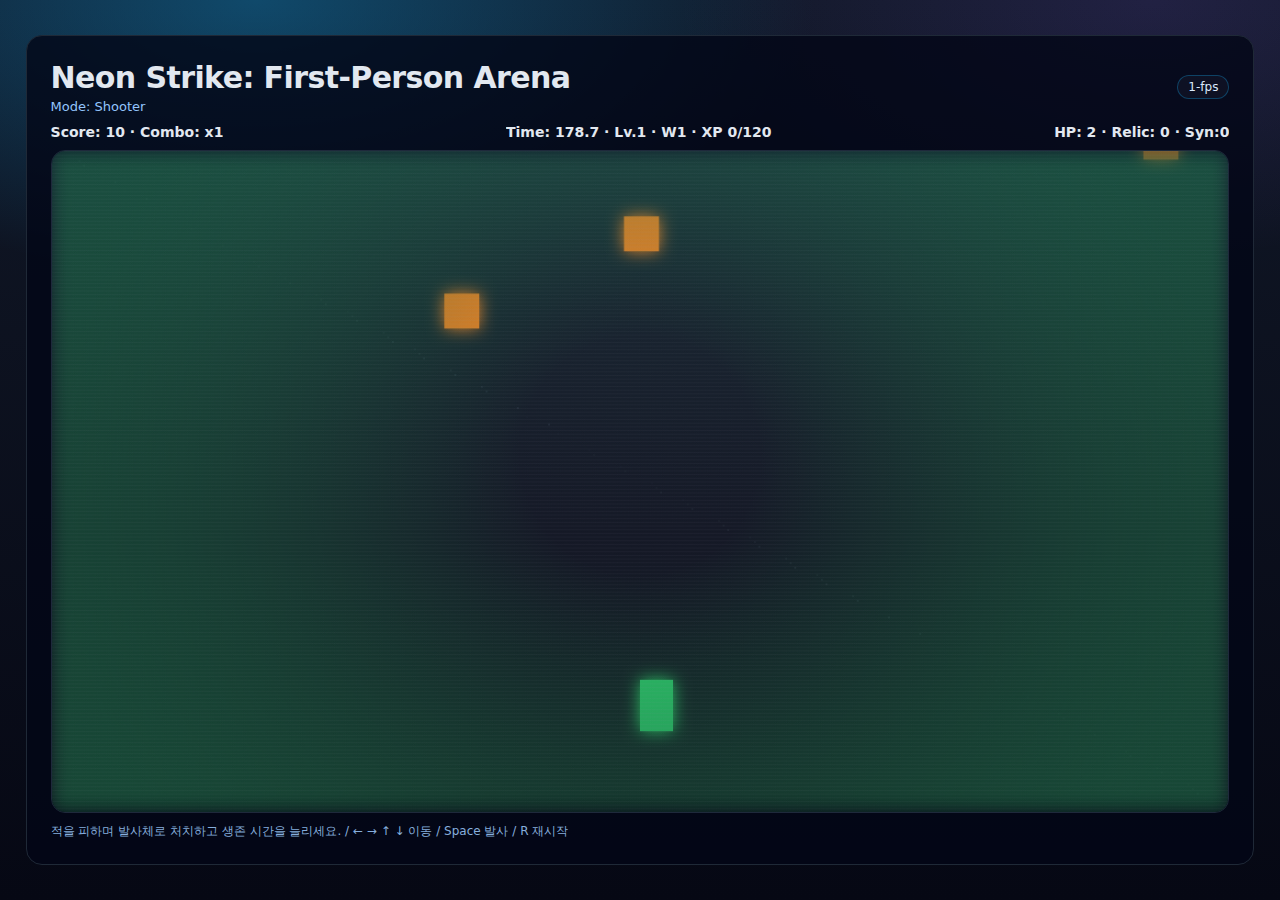
<file: games/1-fps/index.html>
<!doctype html>
<html lang="ko">
  <head>
    <meta charset="UTF-8" />
    <meta name="viewport" content="width=device-width,initial-scale=1" />
    <title>Neon Strike: First-Person Arena</title>
        <link rel="stylesheet" href="./styles.css" />
  </head>
  <body>
    <main data-overflow-policy="ellipsis-clamp">
      <div class="hud-row">
        <div style="display:grid;gap:4px;min-width:0">
          <h1 class="title overflow-guard">Neon Strike: First-Person Arena</h1>
          <p class="sub overflow-guard">Mode: Shooter</p>
        </div>
        <span class="chip overflow-guard">1-fps</span>
      </div>
      <div class="hud-row">
        <strong id="score" class="stat overflow-guard">Score: 0</strong>
        <strong id="timer" class="stat overflow-guard">Time: 60.0</strong>
        <strong id="hp" class="stat overflow-guard">HP: 3</strong>
      </div>
      <div class="stage">
        <canvas id="game" width="1280" height="720"></canvas>
        <div id="overlay" class="overlay">
          <div class="overlay-card">
            <h2 id="overlay-title" style="margin:0 0 6px">Game Over</h2>
            <p id="overlay-text" class="hint" style="margin:0 0 12px"></p>
            <button id="restart-btn" type="button">다시 시작 (R)</button>
          </div>
        </div>
      </div>
      <p class="hint overflow-guard">적을 피하며 발사체로 처치하고 생존 시간을 늘리세요. / ← → ↑ ↓ 이동 / Space 발사 / R 재시작</p>
      <!-- leaderboard contract exposed as window.IISLeaderboard.submitScore -->
    </main>
        <script src="./game.js"></script>
  </body>
</html>
</file>
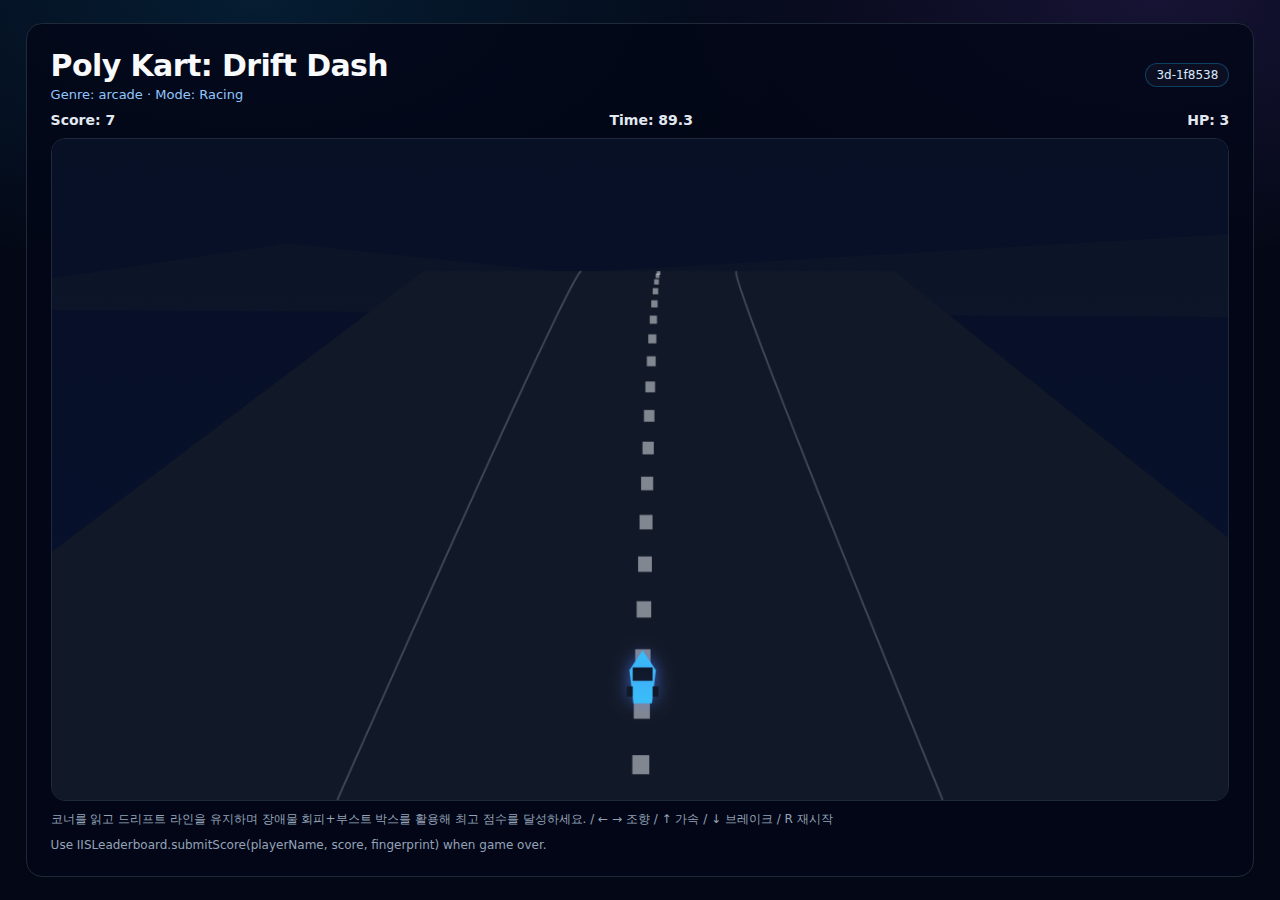
<file: games/3d-1f8538/index.html>
<!doctype html>
<html lang="ko">
  <head>
    <meta charset="UTF-8" />
    <meta name="viewport" content="width=device-width,initial-scale=1" />
    <title>Poly Kart: Drift Dash</title>
        <link rel="stylesheet" href="./styles.css" />
  </head>
  <body>
    <main data-overflow-policy="ellipsis-clamp">
      <div class="hud-row">
        <div style="display:grid;gap:4px;min-width:0">
          <h1 class="title overflow-guard">Poly Kart: Drift Dash</h1>
          <p class="sub overflow-guard">Genre: arcade · Mode: Racing</p>
        </div>
        <span class="chip overflow-guard">3d-1f8538</span>
      </div>
      <div class="hud-row">
        <strong id="score" class="stat overflow-guard">Score: 0</strong>
        <strong id="timer" class="stat overflow-guard">Time: 60.0</strong>
        <strong id="hp" class="stat overflow-guard">HP: 3</strong>
      </div>
      <div class="stage">
        <canvas id="game" width="1280" height="720"></canvas>
        <div id="overlay" class="overlay">
          <div class="overlay-card">
            <h2 id="overlay-title" style="margin:0 0 6px">Game Over</h2>
            <p id="overlay-text" class="hint" style="margin:0 0 12px"></p>
            <button id="restart-btn" type="button">다시 시작 (R)</button>
          </div>
        </div>
      </div>
      <p class="hint overflow-guard">코너를 읽고 드리프트 라인을 유지하며 장애물 회피+부스트 박스를 활용해 최고 점수를 달성하세요. / ← → 조향 / ↑ 가속 / ↓ 브레이크 / R 재시작</p>
      <p class="hint overflow-guard">Use IISLeaderboard.submitScore(playerName, score, fingerprint) when game over.</p>
    </main>
        <script src="./game.js"></script>
  </body>
</html>
</file>
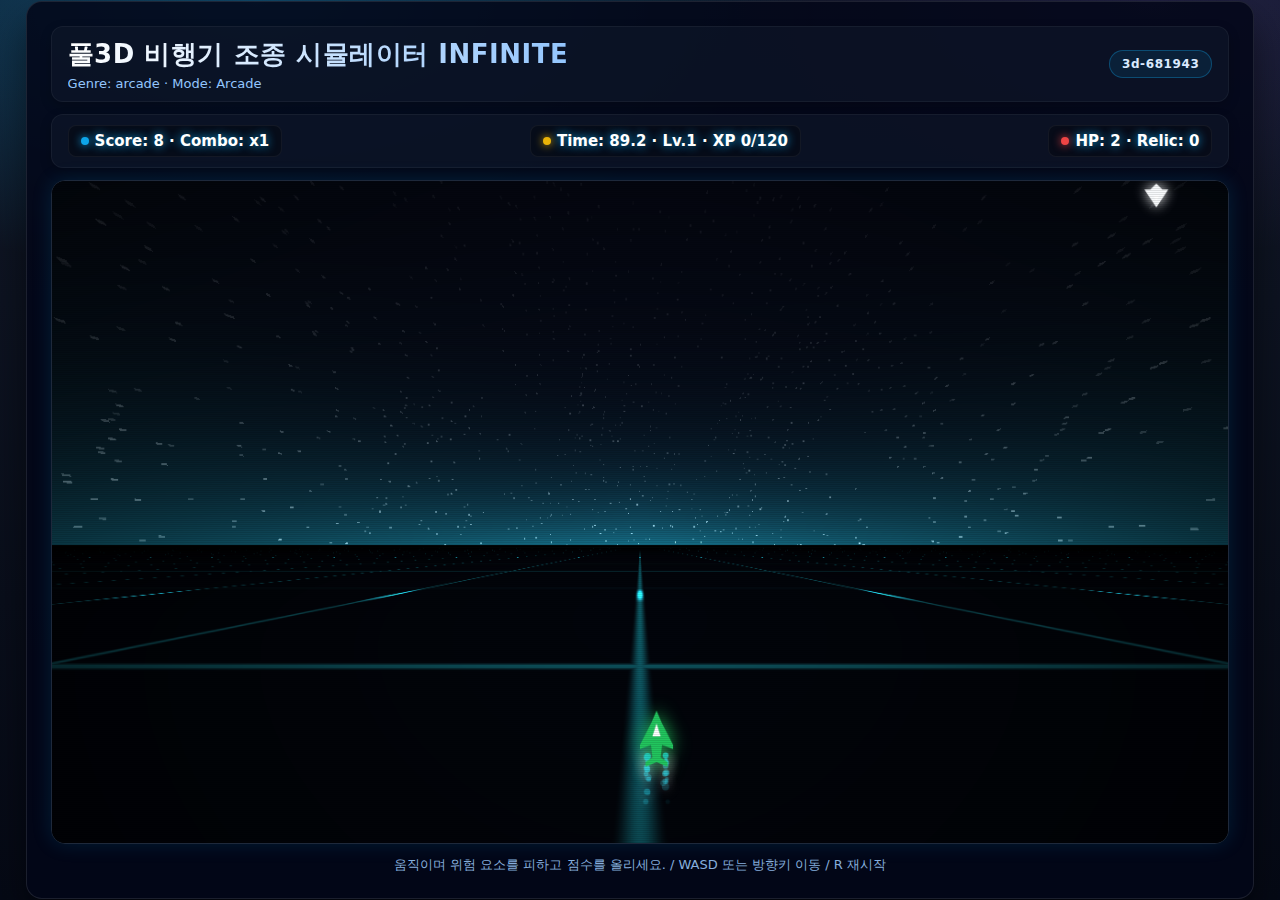
<file: games/3d-681943/index.html>
<!doctype html>
<html lang="ko">
  <head>
    <meta charset="UTF-8" />
    <meta name="viewport" content="width=device-width,initial-scale=1" />
    <title>풀3D 비행기 조종 시뮬레이터 Infinite</title>
        <link rel="stylesheet" href="./styles.css" />
  </head>
  <body>
    <main data-overflow-policy="ellipsis-clamp">
      <div class="hud-row">
        <div style="display:grid;gap:4px;min-width:0">
          <h1 class="title overflow-guard">풀3D 비행기 조종 시뮬레이터 Infinite</h1>
          <p class="sub overflow-guard">Genre: arcade · Mode: Arcade</p>
        </div>
        <span class="chip overflow-guard">3d-681943</span>
      </div>
      <div class="hud-row">
        <strong id="score" class="stat overflow-guard">Score: 0</strong>
        <strong id="timer" class="stat overflow-guard">Time: 60.0</strong>
        <strong id="hp" class="stat overflow-guard">HP: 3</strong>
      </div>
      <div class="stage">
        <canvas id="game" width="1280" height="720"></canvas>
        <div id="overlay" class="overlay">
          <div class="overlay-card">
            <h2 id="overlay-title">Game Over</h2>
            <p id="overlay-text" class="hint" style="margin:0 0 24px"></p>
            <button id="restart-btn" type="button">다시 시작 (R)</button>
          </div>
        </div>
      </div>
      <p class="hint overflow-guard">움직이며 위험 요소를 피하고 점수를 올리세요. / WASD 또는 방향키 이동 / R 재시작</p>
    </main>
        <script src="./game.js"></script>
  </body>
</html>
</file>
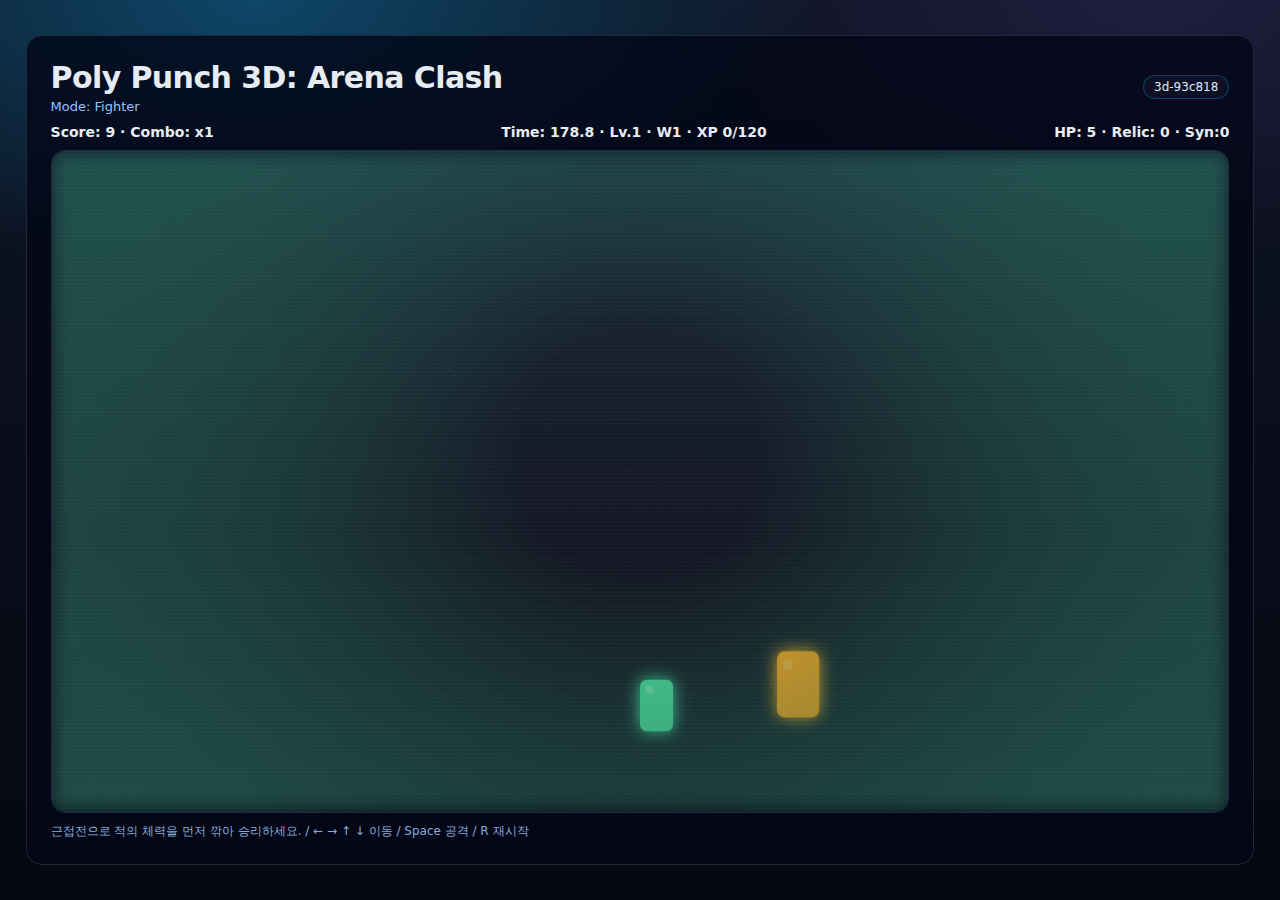
<file: games/3d-93c818/index.html>
<!doctype html>
<html lang="ko">
  <head>
    <meta charset="UTF-8" />
    <meta name="viewport" content="width=device-width,initial-scale=1" />
    <title>Poly Punch 3D: Arena Clash</title>
        <link rel="stylesheet" href="./styles.css" />
  </head>
  <body>
    <main data-overflow-policy="ellipsis-clamp">
      <div class="hud-row">
        <div style="display:grid;gap:4px;min-width:0">
          <h1 class="title overflow-guard">Poly Punch 3D: Arena Clash</h1>
          <p class="sub overflow-guard">Mode: Fighter</p>
        </div>
        <span class="chip overflow-guard">3d-93c818</span>
      </div>
      <div class="hud-row">
        <strong id="score" class="stat overflow-guard">Score: 0</strong>
        <strong id="timer" class="stat overflow-guard">Time: 60.0</strong>
        <strong id="hp" class="stat overflow-guard">HP: 3</strong>
      </div>
      <div class="stage">
        <canvas id="game" width="1280" height="720"></canvas>
        <div id="overlay" class="overlay">
          <div class="overlay-card">
            <h2 id="overlay-title" style="margin:0 0 6px">Game Over</h2>
            <p id="overlay-text" class="hint" style="margin:0 0 12px"></p>
            <button id="restart-btn" type="button">다시 시작 (R)</button>
          </div>
        </div>
      </div>
      <p class="hint overflow-guard">근접전으로 적의 체력을 먼저 깎아 승리하세요. / ← → ↑ ↓ 이동 / Space 공격 / R 재시작</p>
      <!-- leaderboard contract exposed as window.IISLeaderboard.submitScore -->
    </main>
        <script src="./game.js"></script>
  </body>
</html>
</file>
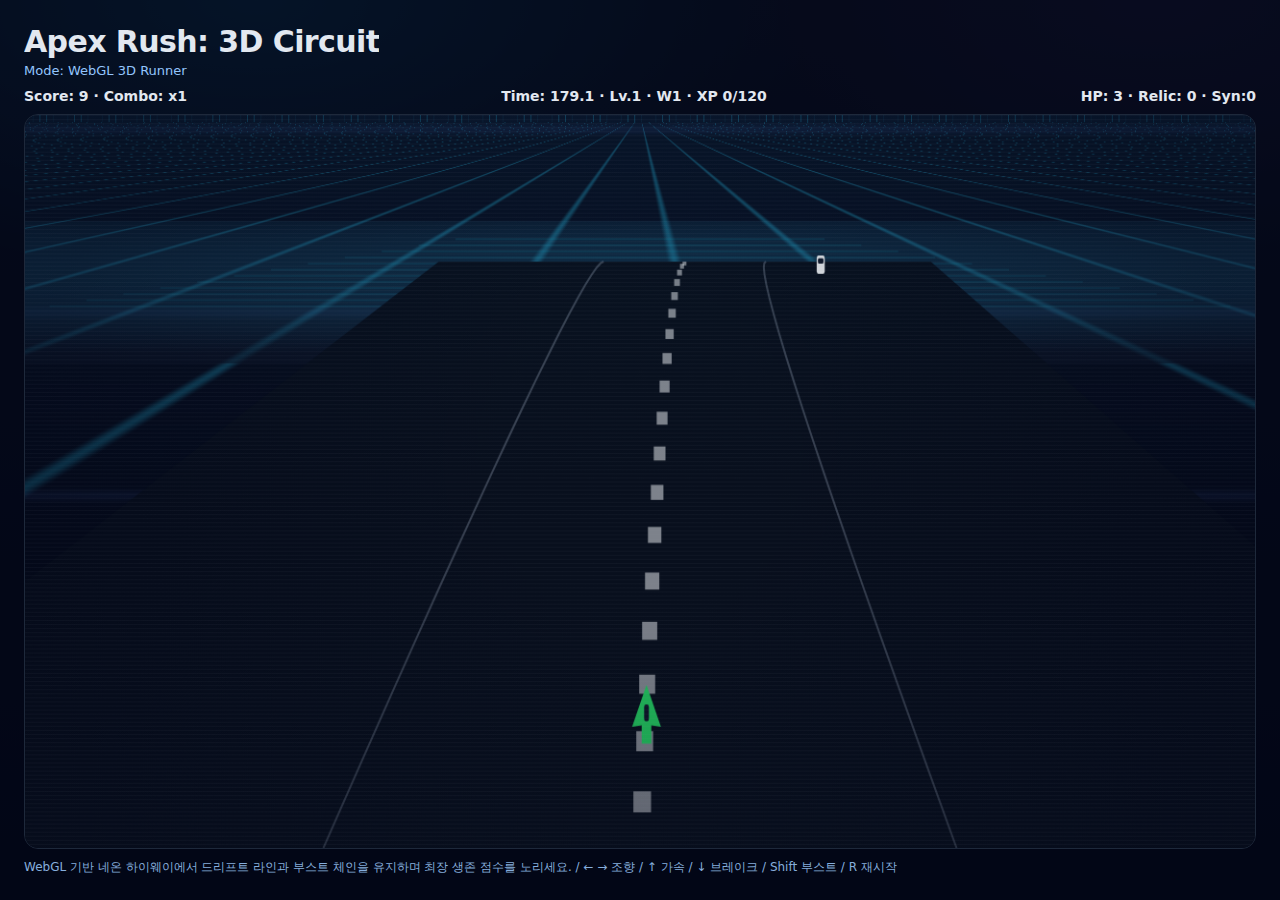
<file: games/3d-ad926d/index.html>
<!doctype html>
<html lang="ko">
  <head>
    <meta charset="UTF-8" />
    <meta name="viewport" content="width=device-width,initial-scale=1" />
    <title>Apex Rush: 3D Circuit</title>
        <link rel="stylesheet" href="./styles.css" />
  </head>
  <body>
    <main data-overflow-policy="ellipsis-clamp">
      <div class="hud-row">
        <div style="display:grid;gap:4px;min-width:0">
          <h1 class="title overflow-guard">Apex Rush: 3D Circuit</h1>
          <p class="sub overflow-guard">Mode: WebGL 3D Runner</p>
        </div>
      </div>
      <div class="hud-row">
        <strong id="score" class="stat overflow-guard">Score: 0</strong>
        <strong id="timer" class="stat overflow-guard">Time: 60.0</strong>
        <strong id="hp" class="stat overflow-guard">HP: 3</strong>
      </div>
      <div class="stage">
        <canvas id="game" width="1280" height="720"></canvas>
        <div id="overlay" class="overlay">
          <div class="overlay-card">
            <h2 id="overlay-title" style="margin:0 0 6px">Game Over</h2>
            <p id="overlay-text" class="hint" style="margin:0 0 12px"></p>
            <button id="restart-btn" type="button">다시 시작 (R)</button>
          </div>
        </div>
      </div>
      <p class="hint overflow-guard">WebGL 기반 네온 하이웨이에서 드리프트 라인과 부스트 체인을 유지하며 최장 생존 점수를 노리세요. / ← → 조향 / ↑ 가속 / ↓ 브레이크 / Shift 부스트 / R 재시작</p>
      <!-- leaderboard contract exposed as window.IISLeaderboard.submitScore -->
    </main>
        <script src="./game.js"></script>
  </body>
</html>
</file>
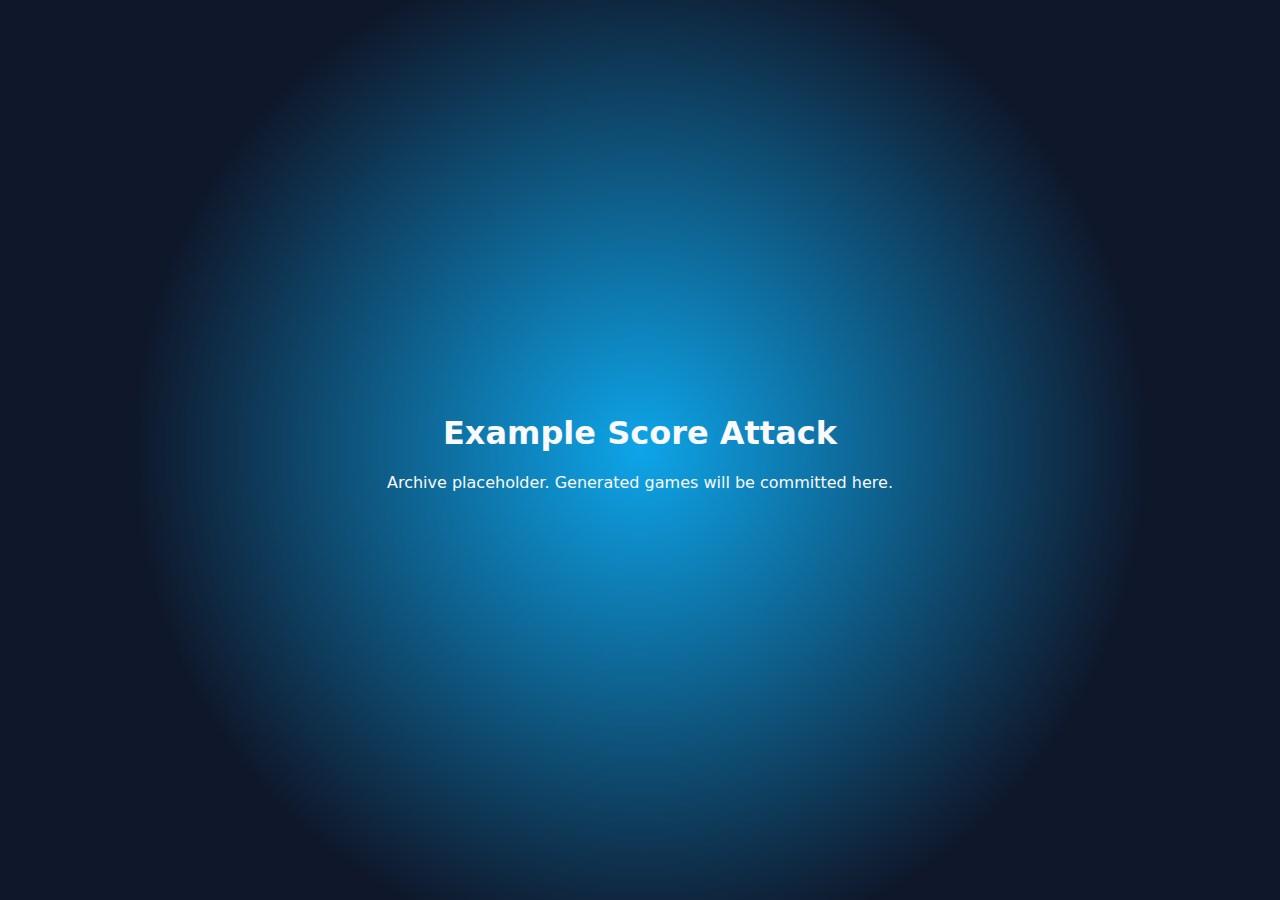
<file: games/example-score-attack/index.html>
<!doctype html>
<html lang="en">
  <head>
    <meta charset="UTF-8" />
    <meta name="viewport" content="width=device-width,initial-scale=1" />
    <title>Example Score Attack</title>
    <style>
      body {
        margin: 0;
        min-height: 100vh;
        display: grid;
        place-items: center;
        font-family: Inter, system-ui, sans-serif;
        background: radial-gradient(circle, #0ea5e9 0%, #0f172a 65%);
        color: #f8fafc;
      }
      main {
        text-align: center;
      }
    </style>
  </head>
  <body>
    <main>
      <h1>Example Score Attack</h1>
      <p>Archive placeholder. Generated games will be committed here.</p>
    </main>
  </body>
</html>
</file>
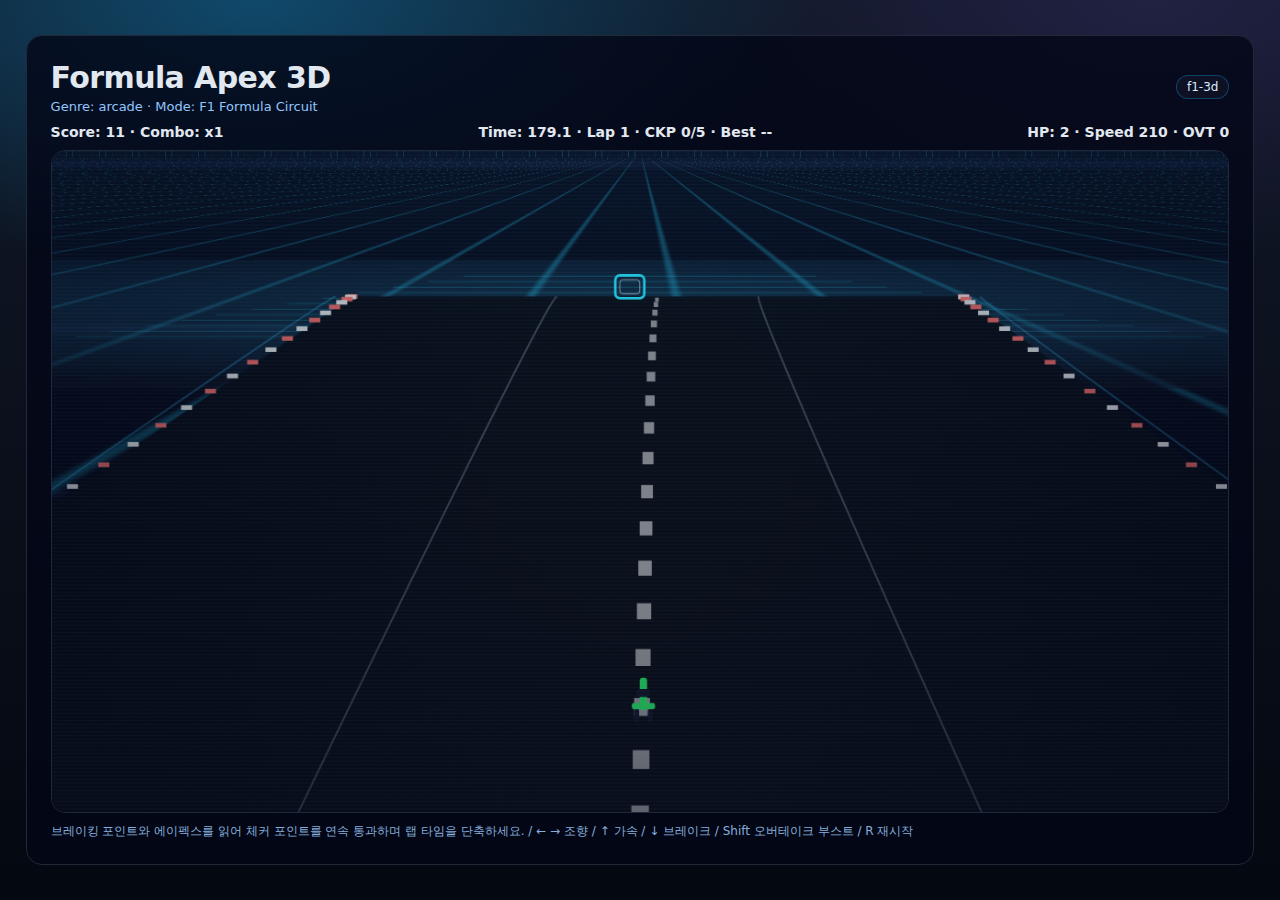
<file: games/f1-3d/index.html>
<!doctype html>
<html lang="ko">
  <head>
    <meta charset="UTF-8" />
    <meta name="viewport" content="width=device-width,initial-scale=1" />
    <title>Formula Apex 3D</title>
        <link rel="stylesheet" href="./styles.css" />
  </head>
  <body>
    <main data-overflow-policy="ellipsis-clamp">
      <div class="hud-row">
        <div style="display:grid;gap:4px;min-width:0">
          <h1 class="title overflow-guard">Formula Apex 3D</h1>
          <p class="sub overflow-guard">Genre: arcade · Mode: F1 Formula Circuit</p>
        </div>
        <span class="chip overflow-guard">f1-3d</span>
      </div>
      <div class="hud-row">
        <strong id="score" class="stat overflow-guard">Score: 0</strong>
        <strong id="timer" class="stat overflow-guard">Time: 60.0</strong>
        <strong id="hp" class="stat overflow-guard">HP: 3</strong>
      </div>
      <div class="stage">
        <canvas id="game" width="1280" height="720"></canvas>
        <div id="overlay" class="overlay">
          <div class="overlay-card">
            <h2 id="overlay-title" style="margin:0 0 6px">Game Over</h2>
            <p id="overlay-text" class="hint" style="margin:0 0 12px"></p>
            <button id="restart-btn" type="button">다시 시작 (R)</button>
          </div>
        </div>
      </div>
      <p class="hint overflow-guard">브레이킹 포인트와 에이펙스를 읽어 체커 포인트를 연속 통과하며 랩 타임을 단축하세요. / ← → 조향 / ↑ 가속 / ↓ 브레이크 / Shift 오버테이크 부스트 / R 재시작</p>
      <!-- leaderboard contract exposed as window.IISLeaderboard.submitScore -->
    </main>
        <script src="./game.js"></script>
  </body>
</html>
</file>
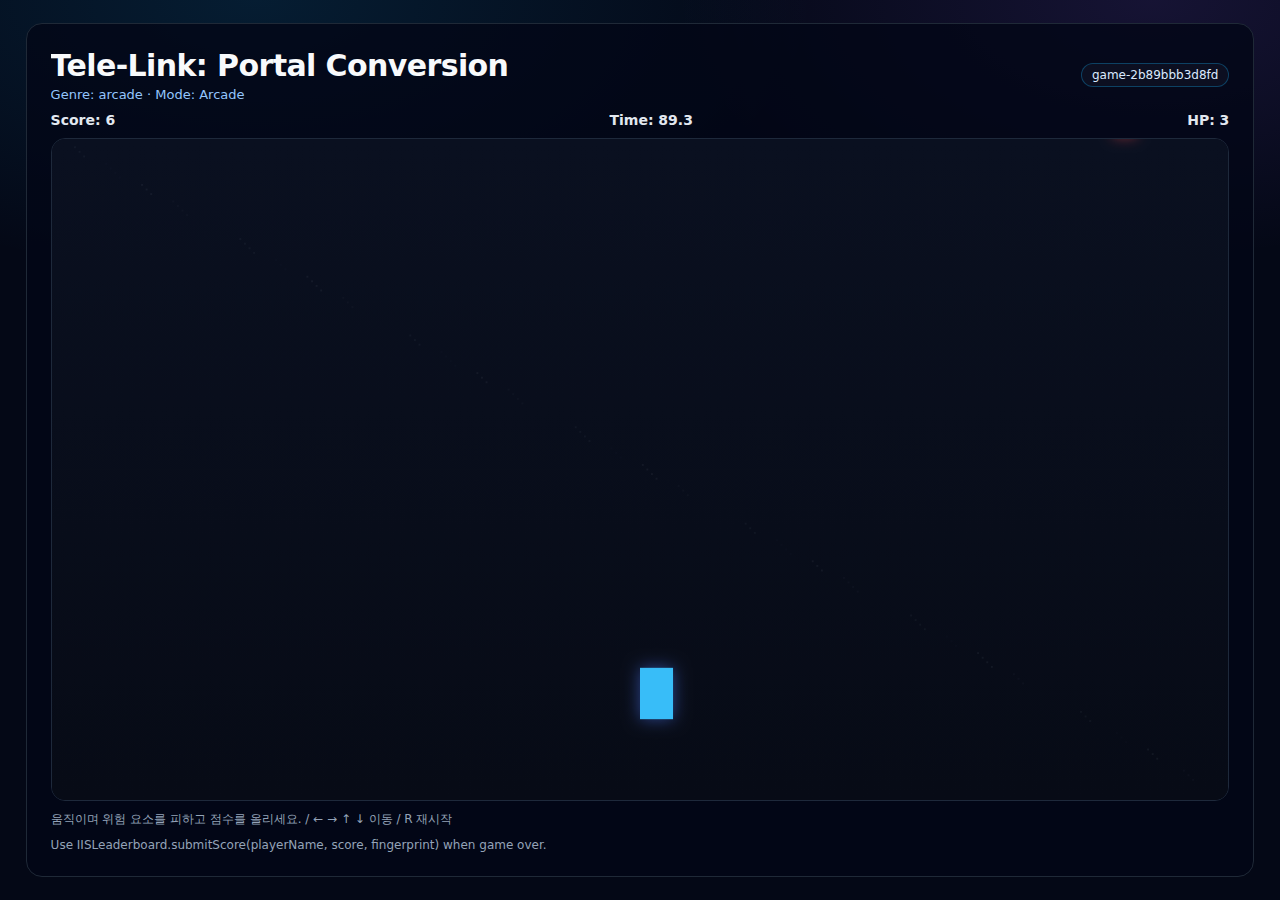
<file: games/game-2b89bbb3d8fd/index.html>
<!doctype html>
<html lang="ko">
  <head>
    <meta charset="UTF-8" />
    <meta name="viewport" content="width=device-width,initial-scale=1" />
    <title>Tele-Link: Portal Conversion</title>
        <link rel="stylesheet" href="./styles.css" />
  </head>
  <body>
    <main data-overflow-policy="ellipsis-clamp">
      <div class="hud-row">
        <div style="display:grid;gap:4px;min-width:0">
          <h1 class="title overflow-guard">Tele-Link: Portal Conversion</h1>
          <p class="sub overflow-guard">Genre: arcade · Mode: Arcade</p>
        </div>
        <span class="chip overflow-guard">game-2b89bbb3d8fd</span>
      </div>
      <div class="hud-row">
        <strong id="score" class="stat overflow-guard">Score: 0</strong>
        <strong id="timer" class="stat overflow-guard">Time: 60.0</strong>
        <strong id="hp" class="stat overflow-guard">HP: 3</strong>
      </div>
      <div class="stage">
        <canvas id="game" width="1280" height="720"></canvas>
        <div id="overlay" class="overlay">
          <div class="overlay-card">
            <h2 id="overlay-title" style="margin:0 0 6px">Game Over</h2>
            <p id="overlay-text" class="hint" style="margin:0 0 12px"></p>
            <button id="restart-btn" type="button">다시 시작 (R)</button>
          </div>
        </div>
      </div>
      <p class="hint overflow-guard">움직이며 위험 요소를 피하고 점수를 올리세요. / ← → ↑ ↓ 이동 / R 재시작</p>
      <p class="hint overflow-guard">Use IISLeaderboard.submitScore(playerName, score, fingerprint) when game over.</p>
    </main>
        <script src="./game.js"></script>
  </body>
</html>
</file>
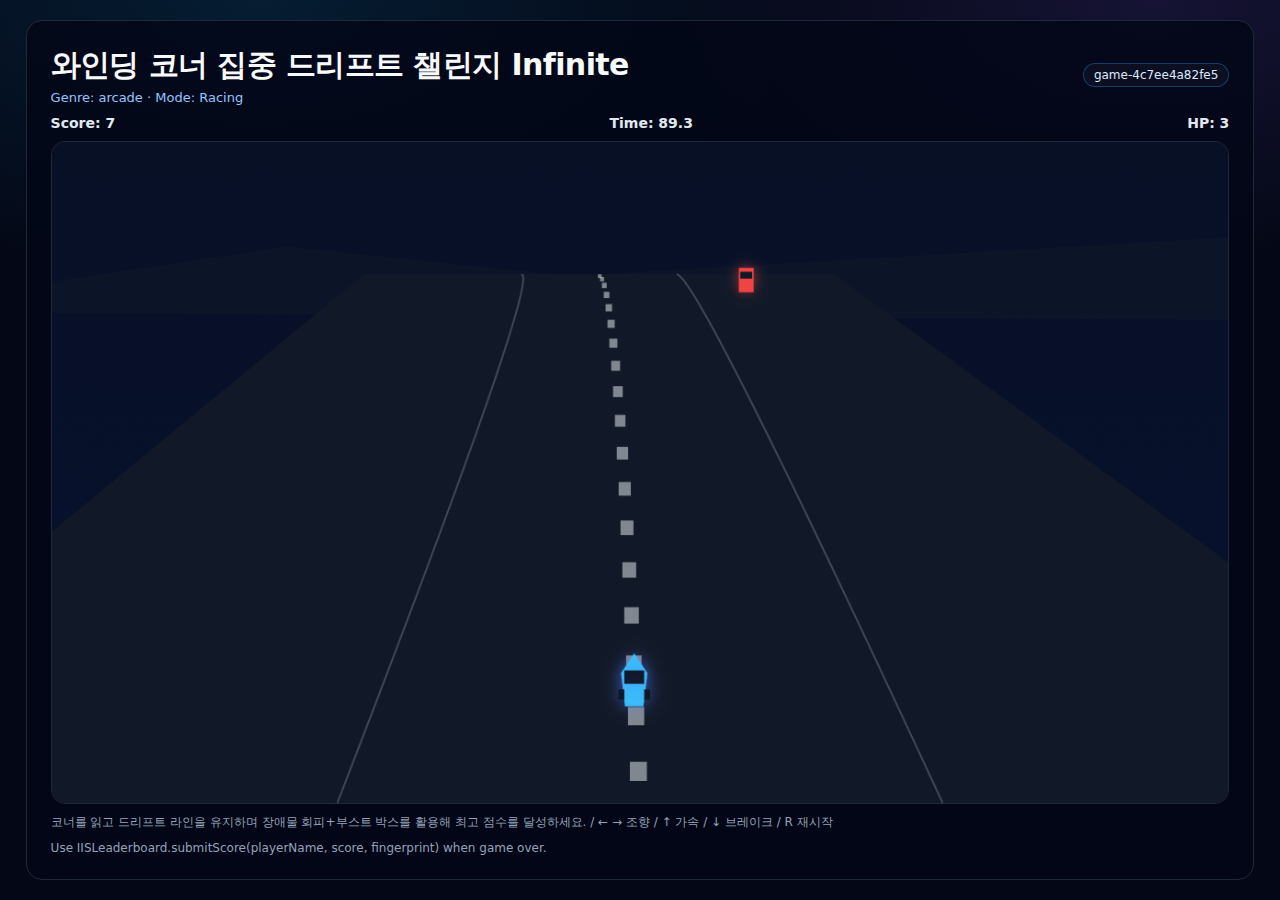
<file: games/game-4c7ee4a82fe5/index.html>
<!doctype html>
<html lang="ko">
  <head>
    <meta charset="UTF-8" />
    <meta name="viewport" content="width=device-width,initial-scale=1" />
    <title>와인딩 코너 집중 드리프트 챌린지 Infinite</title>
        <link rel="stylesheet" href="./styles.css" />
  </head>
  <body>
    <main data-overflow-policy="ellipsis-clamp">
      <div class="hud-row">
        <div style="display:grid;gap:4px;min-width:0">
          <h1 class="title overflow-guard">와인딩 코너 집중 드리프트 챌린지 Infinite</h1>
          <p class="sub overflow-guard">Genre: arcade · Mode: Racing</p>
        </div>
        <span class="chip overflow-guard">game-4c7ee4a82fe5</span>
      </div>
      <div class="hud-row">
        <strong id="score" class="stat overflow-guard">Score: 0</strong>
        <strong id="timer" class="stat overflow-guard">Time: 60.0</strong>
        <strong id="hp" class="stat overflow-guard">HP: 3</strong>
      </div>
      <div class="stage">
        <canvas id="game" width="1280" height="720"></canvas>
        <div id="overlay" class="overlay">
          <div class="overlay-card">
            <h2 id="overlay-title" style="margin:0 0 6px">Game Over</h2>
            <p id="overlay-text" class="hint" style="margin:0 0 12px"></p>
            <button id="restart-btn" type="button">다시 시작 (R)</button>
          </div>
        </div>
      </div>
      <p class="hint overflow-guard">코너를 읽고 드리프트 라인을 유지하며 장애물 회피+부스트 박스를 활용해 최고 점수를 달성하세요. / ← → 조향 / ↑ 가속 / ↓ 브레이크 / R 재시작</p>
      <p class="hint overflow-guard">Use IISLeaderboard.submitScore(playerName, score, fingerprint) when game over.</p>
    </main>
        <script src="./game.js"></script>
  </body>
</html>
</file>
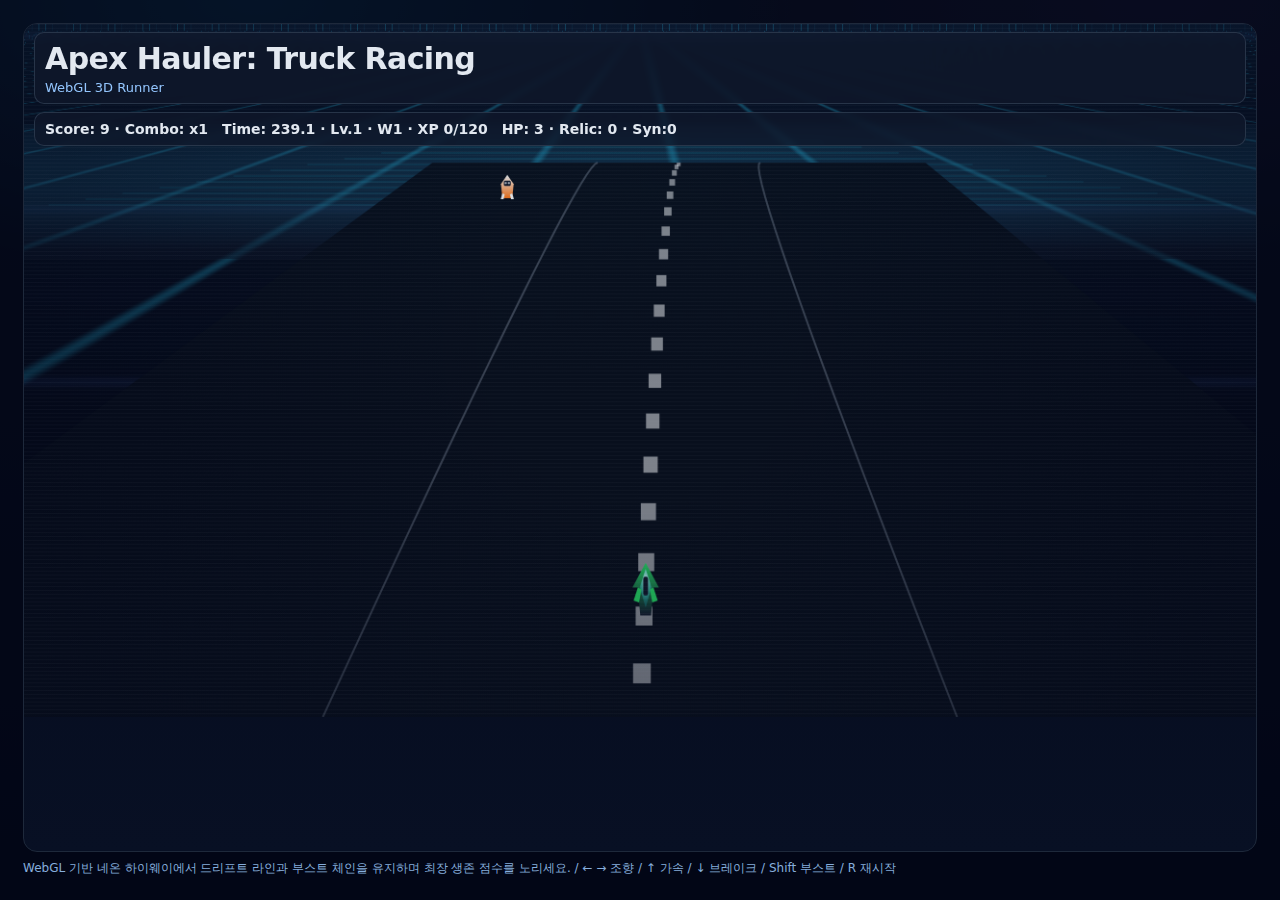
<file: games/game-4feb423744cb/index.html>
<!doctype html>
<html lang="ko">
  <head>
    <meta charset="UTF-8" />
    <meta name="viewport" content="width=device-width,initial-scale=1" />
    <title>Apex Hauler: Truck Racing</title>
        <link rel="stylesheet" href="./styles.css" />
  </head>
  <body>
    <main data-overflow-policy="ellipsis-clamp">
      <div class="stage">
        <div class="stage-hud">
          <div class="stage-hud-card" style="display:grid;gap:4px;min-width:0">
            <h1 class="title overflow-guard">Apex Hauler: Truck Racing</h1>
            <p class="sub overflow-guard">WebGL 3D Runner</p>
          </div>
          <div class="stage-hud-card stat-row">
            <strong id="score" class="stat overflow-guard">Score: 0</strong>
            <strong id="timer" class="stat overflow-guard">Time: 60.0</strong>
            <strong id="hp" class="stat overflow-guard">HP: 3</strong>
          </div>
        </div>
        <canvas id="game" width="1280" height="720"></canvas>
        <div id="overlay" class="overlay">
          <div class="overlay-card">
            <h2 id="overlay-title" style="margin:0 0 6px">Game Over</h2>
            <p id="overlay-text" class="hint" style="margin:0 0 12px"></p>
            <button id="restart-btn" type="button">다시 시작 (R)</button>
          </div>
        </div>
      </div>
      <p class="hint overflow-guard">WebGL 기반 네온 하이웨이에서 드리프트 라인과 부스트 체인을 유지하며 최장 생존 점수를 노리세요. / ← → 조향 / ↑ 가속 / ↓ 브레이크 / Shift 부스트 / R 재시작</p>
      <!-- leaderboard contract exposed as window.IISLeaderboard.submitScore -->
    </main>
        <script src="./game.js"></script>
  </body>
</html>
</file>
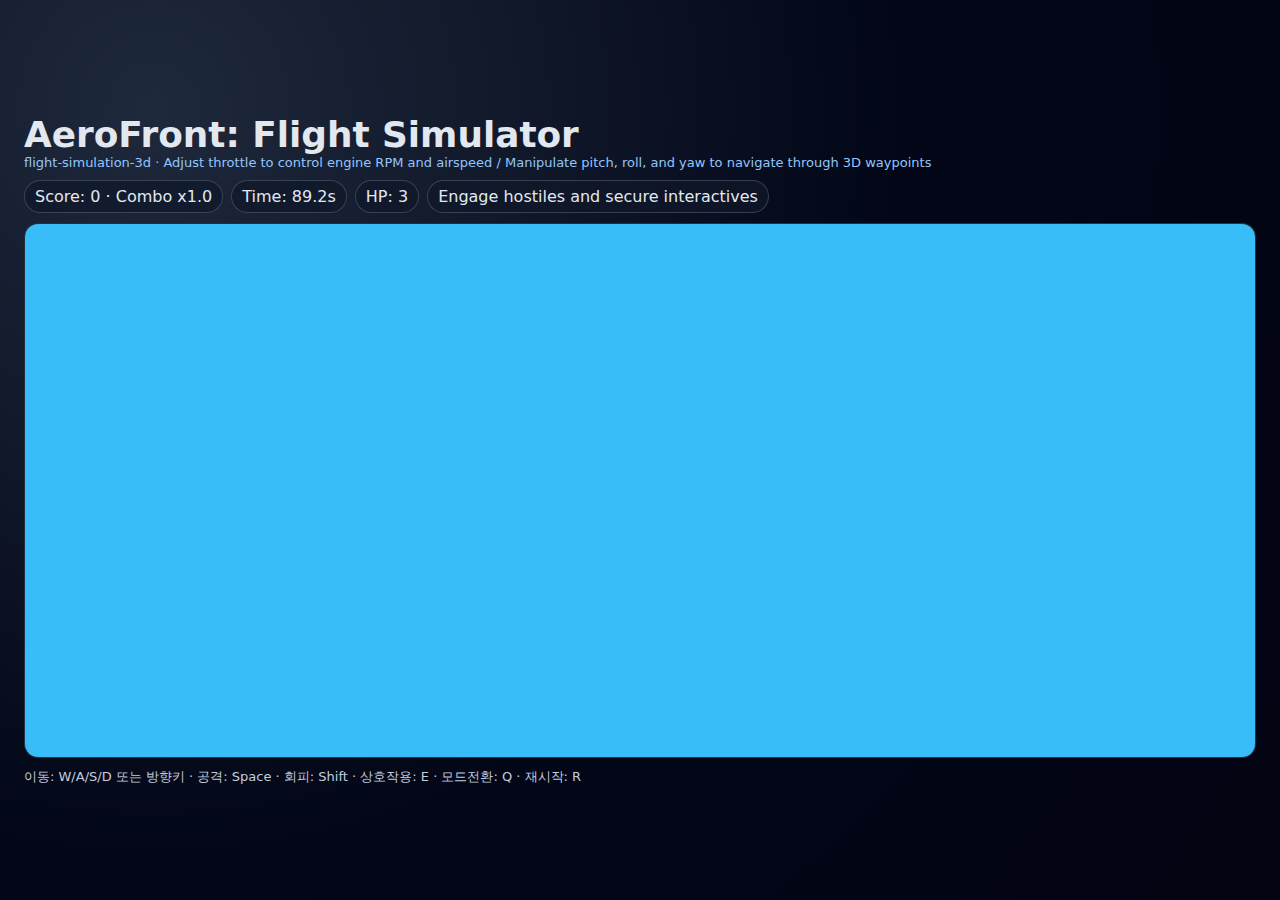
<file: games/game-62b09fd76be2/index.html>
<!doctype html>
<html lang="ko">
  <head>
    <meta charset="utf-8" />
    <meta name="viewport" content="width=device-width, initial-scale=1" />
    <title>AeroFront: Flight Simulator</title>
        <link rel="stylesheet" href="./styles.css" />
  </head>
  <body data-overflow-policy="ellipsis-clamp">
    <div class="overflow-guard" aria-label="game-runtime-shell">
      <header class="topbar">
        <div>
          <div class="title">AeroFront: Flight Simulator</div>
          <div style="font-size:13px;color:#93c5fd">flight-simulation-3d · Adjust throttle to control engine RPM and airspeed / Manipulate pitch, roll, and yaw to navigate through 3D waypoints</div>
        </div>
        <div class="hud" aria-live="polite">
          <span id="score">Score: 0</span>
          <span id="timer">Time: 90.0s</span>
          <span id="hp">HP: 3</span>
          <span id="objective">Objective: engage and clear</span>
        </div>
      </header>

      <main class="stage">
        <canvas id="game" width="1280" height="720" aria-label="게임 캔버스"></canvas>
        <div id="overlay" role="dialog" aria-modal="true" aria-hidden="true">
          <div id="overlay-card">
            <strong style="font-size:28px">Game Over</strong>
            <p id="overlay-text" style="margin:0;color:#bfdbfe">전투가 종료되었습니다.</p>
            <button id="restart-btn" type="button">다시 시작 (R)</button>
          </div>
        </div>
      </main>

      <footer class="guide">
        이동: W/A/S/D 또는 방향키 · 공격: Space · 회피: Shift · 상호작용: E · 모드전환: Q · 재시작: R
      </footer>
    </div>
    <span class="sr-only">요청:비행기 조종 시뮬레이터 | 카메라:chase | 상호작용:navigation | 월드:airspace | 핵심루프:Adjust throttle to control engine RPM and airspeed, Manipulate pitch, roll, and yaw to navigate through 3D waypoints, Monitor fuel gauge and altitude instruments to maintain optimal flight path | 레이어:foreground gameplay layer, midground interaction layer, background depth/parallax layer</span>
        <script src="./game.js"></script>
  </body>
</html>
</file>
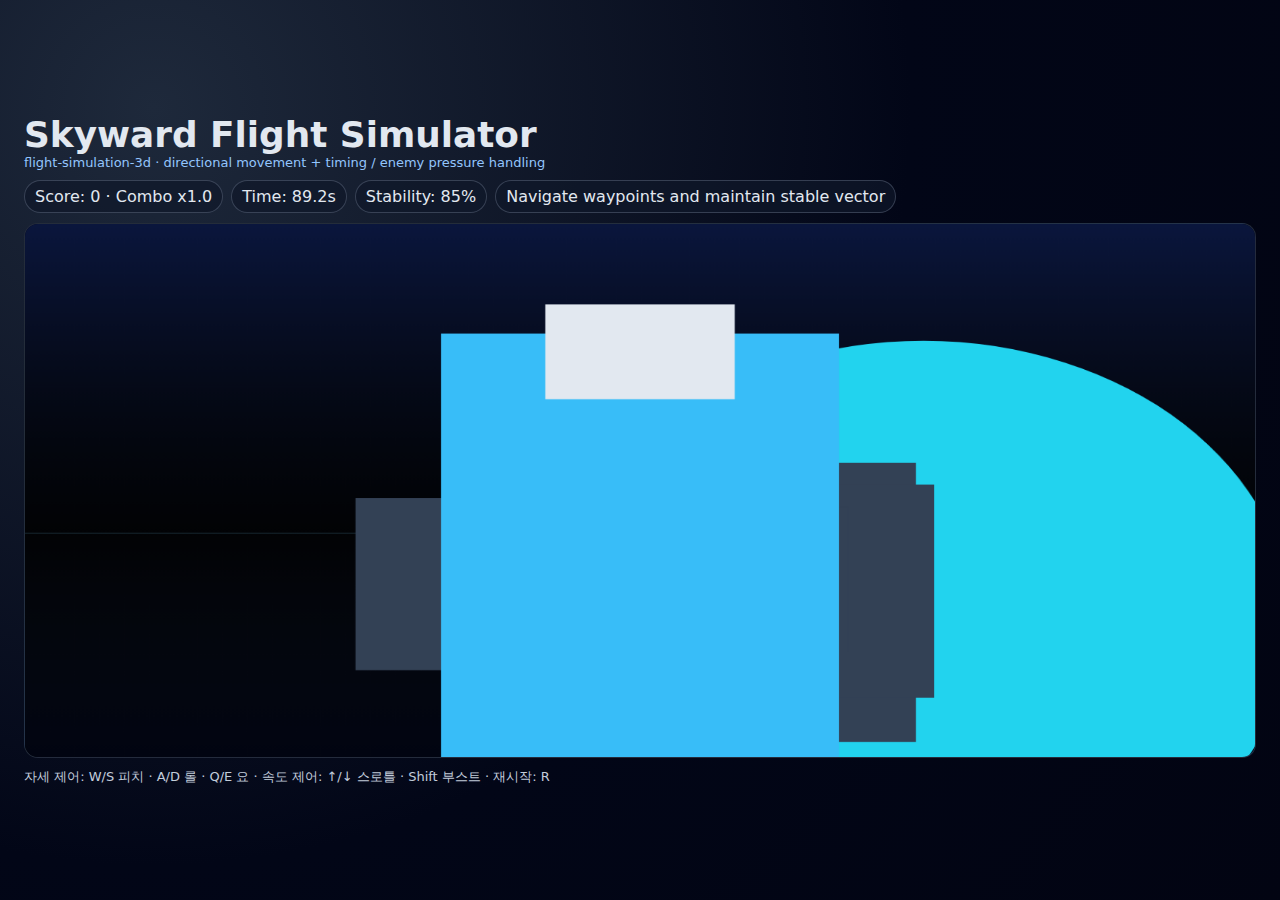
<file: games/game-7c8f40ceeedd/index.html>
<!doctype html>
<html lang="ko">
  <head>
    <meta charset="utf-8" />
    <meta name="viewport" content="width=device-width, initial-scale=1" />
    <title>Skyward Flight Simulator</title>
        <link rel="stylesheet" href="./styles.css" />
  </head>
  <body data-overflow-policy="ellipsis-clamp">
    <div class="overflow-guard" aria-label="game-runtime-shell">
      <header class="topbar">
        <div>
          <div class="title">Skyward Flight Simulator</div>
          <div style="font-size:13px;color:#93c5fd">flight-simulation-3d · directional movement + timing / enemy pressure handling</div>
        </div>
        <div class="hud" aria-live="polite">
          <span id="score">Score: 0</span>
          <span id="timer">Time: 90.0s</span>
          <span id="hp">HP: 3</span>
          <span id="objective">Objective: engage and clear</span>
        </div>
      </header>

      <main class="stage">
        <canvas id="game" width="1280" height="720" aria-label="게임 캔버스"></canvas>
        <div id="overlay" role="dialog" aria-modal="true" aria-hidden="true">
          <div id="overlay-card">
            <strong style="font-size:28px">Game Over</strong>
            <p id="overlay-text" style="margin:0;color:#bfdbfe">전투가 종료되었습니다.</p>
            <button id="restart-btn" type="button">다시 시작 (R)</button>
          </div>
        </div>
      </main>

      <footer class="guide">
        자세 제어: W/S 피치 · A/D 롤 · Q/E 요 · 속도 제어: ↑/↓ 스로틀 · Shift 부스트 · 재시작: R
      </footer>
    </div>
    <span class="sr-only">요청:항공기 조종 시뮬레이터 | 카메라:chase | 상호작용:navigation | 월드:airspace | 핵심루프:directional movement + timing, enemy pressure handling, score combo through risky plays | 레이어:Layer 0_Skybox: Dynamic day/night cycle skybox with low-poly sun/moon, Layer 1_Background: Distant low-poly terrain and atmospheric fog, Layer 2_Midground: Volumetric low-poly clouds, enemy aircraft, and ground targets</span>
        <script src="./game.js"></script>
  </body>
</html>
</file>
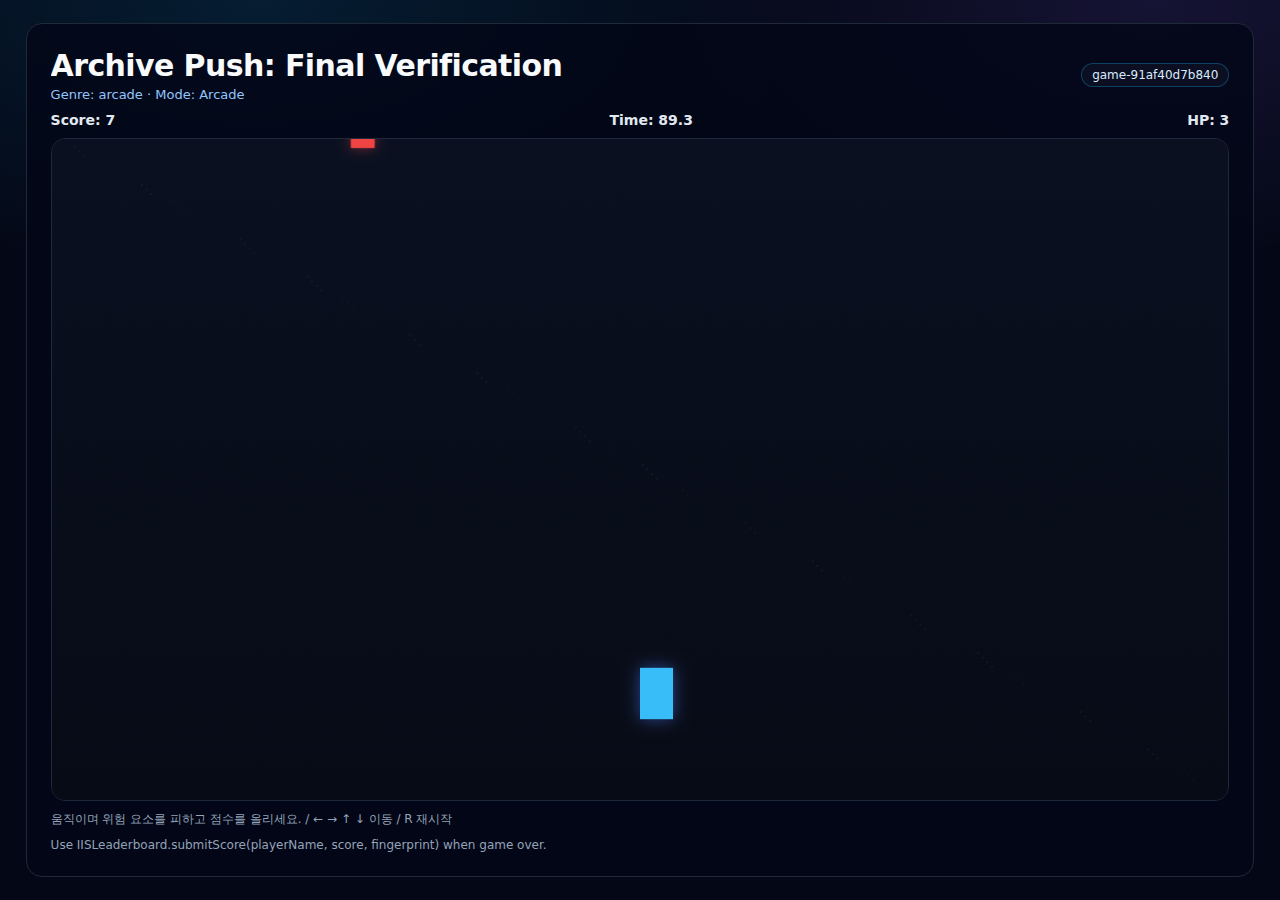
<file: games/game-91af40d7b840/index.html>
<!doctype html>
<html lang="ko">
  <head>
    <meta charset="UTF-8" />
    <meta name="viewport" content="width=device-width,initial-scale=1" />
    <title>Archive Push: Final Verification</title>
        <link rel="stylesheet" href="./styles.css" />
  </head>
  <body>
    <main data-overflow-policy="ellipsis-clamp">
      <div class="hud-row">
        <div style="display:grid;gap:4px;min-width:0">
          <h1 class="title overflow-guard">Archive Push: Final Verification</h1>
          <p class="sub overflow-guard">Genre: arcade · Mode: Arcade</p>
        </div>
        <span class="chip overflow-guard">game-91af40d7b840</span>
      </div>
      <div class="hud-row">
        <strong id="score" class="stat overflow-guard">Score: 0</strong>
        <strong id="timer" class="stat overflow-guard">Time: 60.0</strong>
        <strong id="hp" class="stat overflow-guard">HP: 3</strong>
      </div>
      <div class="stage">
        <canvas id="game" width="1280" height="720"></canvas>
        <div id="overlay" class="overlay">
          <div class="overlay-card">
            <h2 id="overlay-title" style="margin:0 0 6px">Game Over</h2>
            <p id="overlay-text" class="hint" style="margin:0 0 12px"></p>
            <button id="restart-btn" type="button">다시 시작 (R)</button>
          </div>
        </div>
      </div>
      <p class="hint overflow-guard">움직이며 위험 요소를 피하고 점수를 올리세요. / ← → ↑ ↓ 이동 / R 재시작</p>
      <p class="hint overflow-guard">Use IISLeaderboard.submitScore(playerName, score, fingerprint) when game over.</p>
    </main>
        <script src="./game.js"></script>
  </body>
</html>
</file>
<file: games/1-fps/styles.css>
:root {
        color-scheme: dark;
        --viewport-width: 1280;
        --viewport-height: 720;
        --safe-area-padding: 24;
        --min-font-size: 14;
        --text-overflow-policy: "ellipsis-clamp";
        --accent: #0EA5E9;
        --asset-bg-top: #111827;
        --asset-bg-bottom: #060814;
        --asset-hud-primary: #e2e8f0;
        --asset-hud-muted: #93c5fd;
      }
      * { box-sizing: border-box; }
      body {
        margin: 0;
        min-height: 100vh;
        display: grid;
        place-items: center;
        background:
          radial-gradient(800px 400px at 20% 0%, color-mix(in srgb, var(--accent) 35%, transparent), transparent 70%),
          radial-gradient(700px 380px at 90% 0%, #8b5cf622, transparent 68%),
          linear-gradient(180deg, var(--asset-bg-top), var(--asset-bg-bottom));
        color: var(--asset-hud-primary);
        font-family: Inter, system-ui, sans-serif;
        font-size: max(calc(var(--min-font-size) * 1px), 14px);
      }
      main {
        width: min(96vw, calc(var(--viewport-width) * 1px));
        min-height: min(92vh, calc(var(--viewport-height) * 1px));
        padding: calc(var(--safe-area-padding) * 1px);
        border: 1px solid #1f2937;
        border-radius: 16px;
        background: rgba(2, 6, 23, 0.8);
        display: grid;
        grid-template-rows: auto auto 1fr auto;
        gap: 10px;
        overflow: hidden;
      }
      .hud-row {
        display: flex;
        justify-content: space-between;
        align-items: center;
        gap: 8px;
      }
      .overflow-guard {
        overflow: hidden;
        text-overflow: ellipsis;
        white-space: nowrap;
      }
      .title {
        margin: 0;
        font-size: clamp(20px, 3vw, 30px);
        letter-spacing: -0.02em;
      }
      .sub {
        margin: 0;
        color: var(--asset-hud-muted);
        font-size: 13px;
      }
      .hint {
        margin: 0;
        color: color-mix(in srgb, var(--asset-hud-muted) 72%, #64748b);
        font-size: 12px;
      }
      .chip {
        display: inline-flex;
        align-items: center;
        border: 1px solid #0EA5E955;
        color: #dbeafe;
        background: rgba(255,255,255,0.03);
        padding: 4px 10px;
        border-radius: 999px;
        font-size: 12px;
      }
      .stat {
        font-weight: 700;
        font-size: 14px;
        color: var(--asset-hud-primary);
      }
      .stage {
        position: relative;
        border-radius: 14px;
        border: 1px solid #1e293b;
        overflow: hidden;
        background: linear-gradient(180deg, #020617, #081024);
      }
      canvas {
        width: 100%;
        height: 100%;
        display: block;
        aspect-ratio: 16 / 9;
        background: #030712;
      }
      .overlay {
        position: absolute;
        inset: 0;
        display: grid;
        place-items: center;
        background: rgba(2, 6, 23, 0.75);
        opacity: 0;
        pointer-events: none;
        transition: opacity 120ms ease;
      }
      .overlay.show {
        opacity: 1;
        pointer-events: auto;
      }
      .overlay-card {
        text-align: center;
        padding: 16px;
        border-radius: 12px;
        border: 1px solid #334155;
        background: rgba(15, 23, 42, 0.9);
        min-width: min(88vw, 320px);
      }
      button {
        border: 1px solid #0EA5E9;
        background: #0EA5E9;
        color: #031327;
        border-radius: 10px;
        padding: 8px 14px;
        cursor: pointer;
        font-weight: 700;
      }
</file>
<file: games/3d-1f8538/styles.css>
:root {
        color-scheme: dark;
        --viewport-width: 1280;
        --viewport-height: 720;
        --safe-area-padding: 24;
        --min-font-size: 14;
        --text-overflow-policy: "ellipsis-clamp";
        --accent: #0EA5E9;
      }
      * { box-sizing: border-box; }
      body {
        margin: 0;
        min-height: 100vh;
        display: grid;
        place-items: center;
        background:
          radial-gradient(800px 400px at 20% 0%, #0EA5E922, transparent 70%),
          radial-gradient(700px 380px at 90% 0%, #8b5cf622, transparent 68%),
          #040816;
        color: #f8fafc;
        font-family: Inter, system-ui, sans-serif;
        font-size: max(calc(var(--min-font-size) * 1px), 14px);
      }
      main {
        width: min(96vw, calc(var(--viewport-width) * 1px));
        min-height: min(92vh, calc(var(--viewport-height) * 1px));
        padding: calc(var(--safe-area-padding) * 1px);
        border: 1px solid #1f2937;
        border-radius: 16px;
        background: rgba(2, 6, 23, 0.8);
        display: grid;
        grid-template-rows: auto auto 1fr auto;
        gap: 10px;
        overflow: hidden;
      }
      .hud-row {
        display: flex;
        justify-content: space-between;
        align-items: center;
        gap: 8px;
      }
      .overflow-guard {
        overflow: hidden;
        text-overflow: ellipsis;
        white-space: nowrap;
      }
      .title {
        margin: 0;
        font-size: clamp(20px, 3vw, 30px);
        letter-spacing: -0.02em;
      }
      .sub {
        margin: 0;
        color: #93c5fd;
        font-size: 13px;
      }
      .hint {
        margin: 0;
        color: #94a3b8;
        font-size: 12px;
      }
      .chip {
        display: inline-flex;
        align-items: center;
        border: 1px solid #0EA5E955;
        color: #dbeafe;
        background: rgba(255,255,255,0.03);
        padding: 4px 10px;
        border-radius: 999px;
        font-size: 12px;
      }
      .stat {
        font-weight: 700;
        font-size: 14px;
        color: #e2e8f0;
      }
      .stage {
        position: relative;
        border-radius: 14px;
        border: 1px solid #1e293b;
        overflow: hidden;
        background: linear-gradient(180deg, #020617, #081024);
      }
      canvas {
        width: 100%;
        height: 100%;
        display: block;
        aspect-ratio: 16 / 9;
        background: #030712;
      }
      .overlay {
        position: absolute;
        inset: 0;
        display: grid;
        place-items: center;
        background: rgba(2, 6, 23, 0.75);
        opacity: 0;
        pointer-events: none;
        transition: opacity 120ms ease;
      }
      .overlay.show {
        opacity: 1;
        pointer-events: auto;
      }
      .overlay-card {
        text-align: center;
        padding: 16px;
        border-radius: 12px;
        border: 1px solid #334155;
        background: rgba(15, 23, 42, 0.9);
        min-width: min(88vw, 320px);
      }
      button {
        border: 1px solid #0EA5E9;
        background: #0EA5E9;
        color: #031327;
        border-radius: 10px;
        padding: 8px 14px;
        cursor: pointer;
        font-weight: 700;
      }
</file>
<file: games/3d-681943/styles.css>
:root {
        color-scheme: dark;
        --viewport-width: 1280;
        --viewport-height: 720;
        --safe-area-padding: 24;
        --min-font-size: 14;
        --text-overflow-policy: "ellipsis-clamp";
        --accent: #0EA5E9;
        --asset-bg-top: #111827;
        --asset-bg-bottom: #050915;
        --asset-hud-primary: #e2e8f0;
        --asset-hud-muted: #93c5fd;
      }
      * { box-sizing: border-box; }
      body {
        margin: 0;
        min-height: 100vh;
        display: grid;
        place-items: center;
        background:
          radial-gradient(800px 400px at 20% 0%, color-mix(in srgb, var(--accent) 35%, transparent), transparent 70%),
          radial-gradient(700px 380px at 90% 0%, #8b5cf622, transparent 68%),
          linear-gradient(180deg, var(--asset-bg-top), var(--asset-bg-bottom));
        color: var(--asset-hud-primary);
        font-family: Inter, system-ui, sans-serif;
        font-size: max(calc(var(--min-font-size) * 1px), 14px);
      }
      main {
        width: min(96vw, calc(var(--viewport-width) * 1px));
        min-height: min(92vh, calc(var(--viewport-height) * 1px));
        padding: calc(var(--safe-area-padding) * 1px);
        border: 1px solid rgba(255,255,255,0.1);
        border-radius: 16px;
        background: rgba(2, 6, 23, 0.85);
        display: grid;
        grid-template-rows: auto auto 1fr auto;
        gap: 12px;
        overflow: hidden;
        box-shadow: 0 20px 40px rgba(0,0,0,0.5);
      }
      .hud-row {
        display: flex;
        justify-content: space-between;
        align-items: center;
        gap: 12px;
        background: rgba(15, 23, 42, 0.6);
        padding: 10px 16px;
        border-radius: 12px;
        border: 1px solid rgba(255,255,255,0.05);
        box-shadow: 0 4px 12px rgba(0,0,0,0.2);
      }
      .overflow-guard {
        overflow: hidden;
        text-overflow: ellipsis;
        white-space: nowrap;
      }
      .title {
        margin: 0;
        font-size: clamp(20px, 2.5vw, 26px);
        font-weight: 900;
        text-transform: uppercase;
        background: linear-gradient(to right, #fff, var(--asset-hud-muted));
        -webkit-background-clip: text;
        -webkit-text-fill-color: transparent;
        letter-spacing: 0.02em;
      }
      .sub {
        margin: 0;
        color: var(--asset-hud-muted);
        font-size: 13px;
        font-weight: 500;
      }
      .hint {
        margin: 0;
        color: color-mix(in srgb, var(--asset-hud-muted) 72%, #64748b);
        font-size: 13px;
        text-align: center;
        font-weight: 500;
      }
      .chip {
        display: inline-flex;
        align-items: center;
        border: 1px solid #0EA5E955;
        color: #dbeafe;
        background: rgba(14, 165, 233, 0.1);
        padding: 6px 12px;
        border-radius: 999px;
        font-size: 12px;
        font-weight: 700;
        letter-spacing: 0.05em;
      }
      @keyframes pulse-score {
        0%, 100% { transform: scale(1); }
        50% { transform: scale(1.03); }
      }
      .stat {
        font-weight: 800;
        font-size: 15px;
        color: #fff;
        text-shadow: 0 0 10px var(--accent);
        display: flex;
        align-items: center;
        gap: 6px;
        background: rgba(0,0,0,0.3);
        padding: 6px 12px;
        border-radius: 8px;
        border: 1px solid rgba(255,255,255,0.05);
      }
      #score { animation: pulse-score 2s infinite ease-in-out; }
      .stat::before {
        content: '';
        display: inline-block;
        width: 8px;
        height: 8px;
        border-radius: 50%;
        background: var(--accent);
        box-shadow: 0 0 8px var(--accent);
      }
      #hp::before { background: #ef4444; box-shadow: 0 0 8px #ef4444; }
      #timer::before { background: #eab308; box-shadow: 0 0 8px #eab308; }
      
      .stage {
        position: relative;
        border-radius: 14px;
        border: 1px solid #1e293b;
        overflow: hidden;
        background: #000;
        box-shadow: 0 0 20px rgba(14, 165, 233, 0.15);
      }
      .stage::after {
        content: "";
        position: absolute;
        inset: 0;
        background: repeating-linear-gradient(
          0deg,
          rgba(0, 0, 0, 0.1),
          rgba(0, 0, 0, 0.1) 1px,
          transparent 1px,
          transparent 2px
        );
        pointer-events: none;
      }
      canvas {
        width: 100%;
        height: 100%;
        display: block;
        aspect-ratio: 16 / 9;
        background: #030712;
      }
      .overlay {
        position: absolute;
        inset: 0;
        display: grid;
        place-items: center;
        background: rgba(2, 6, 23, 0.85);
        backdrop-filter: blur(4px);
        opacity: 0;
        pointer-events: none;
        transition: opacity 200ms ease;
        z-index: 10;
      }
      .overlay.show {
        opacity: 1;
        pointer-events: auto;
      }
      .overlay-card {
        text-align: center;
        padding: 32px;
        border-radius: 16px;
        border: 1px solid rgba(14, 165, 233, 0.3);
        background: linear-gradient(180deg, rgba(15, 23, 42, 0.95), rgba(2, 6, 23, 0.95));
        box-shadow: 0 10px 30px rgba(0,0,0,0.5), 0 0 20px rgba(14, 165, 233, 0.1);
        min-width: min(88vw, 360px);
      }
      #overlay-title {
        font-size: 28px;
        font-weight: 900;
        color: #fff;
        text-shadow: 0 0 12px var(--accent);
        margin: 0 0 12px;
      }
      button {
        border: none;
        background: linear-gradient(90deg, #0EA5E9, #2563EB);
        color: #fff;
        border-radius: 8px;
        padding: 12px 24px;
        cursor: pointer;
        font-weight: 800;
        font-size: 16px;
        text-transform: uppercase;
        letter-spacing: 0.05em;
        box-shadow: 0 4px 12px rgba(14, 165, 233, 0.3);
        transition: transform 0.1s, box-shadow 0.1s;
      }
      button:hover {
        transform: translateY(-2px);
        box-shadow: 0 6px 16px rgba(14, 165, 233, 0.5);
      }
      button:active {
        transform: translateY(1px);
      }
</file>
<file: games/3d-93c818/styles.css>
:root {
        color-scheme: dark;
        --viewport-width: 1280;
        --viewport-height: 720;
        --safe-area-padding: 24;
        --min-font-size: 14;
        --text-overflow-policy: "ellipsis-clamp";
        --accent: #0EA5E9;
        --asset-bg-top: #0e1423;
        --asset-bg-bottom: #050812;
        --asset-hud-primary: #e7ecf3;
        --asset-hud-muted: #93c5fd;
      }
      * { box-sizing: border-box; }
      body {
        margin: 0;
        min-height: 100vh;
        display: grid;
        place-items: center;
        background:
          radial-gradient(800px 400px at 20% 0%, color-mix(in srgb, var(--accent) 35%, transparent), transparent 70%),
          radial-gradient(700px 380px at 90% 0%, #8b5cf622, transparent 68%),
          linear-gradient(180deg, var(--asset-bg-top), var(--asset-bg-bottom));
        color: var(--asset-hud-primary);
        font-family: Inter, system-ui, sans-serif;
        font-size: max(calc(var(--min-font-size) * 1px), 14px);
      }
      main {
        width: min(96vw, calc(var(--viewport-width) * 1px));
        min-height: min(92vh, calc(var(--viewport-height) * 1px));
        padding: calc(var(--safe-area-padding) * 1px);
        border: 1px solid #1f2937;
        border-radius: 16px;
        background: rgba(2, 6, 23, 0.8);
        display: grid;
        grid-template-rows: auto auto 1fr auto;
        gap: 10px;
        overflow: hidden;
      }
      .hud-row {
        display: flex;
        justify-content: space-between;
        align-items: center;
        gap: 8px;
      }
      .overflow-guard {
        overflow: hidden;
        text-overflow: ellipsis;
        white-space: nowrap;
      }
      .title {
        margin: 0;
        font-size: clamp(20px, 3vw, 30px);
        letter-spacing: -0.02em;
      }
      .sub {
        margin: 0;
        color: var(--asset-hud-muted);
        font-size: 13px;
      }
      .hint {
        margin: 0;
        color: color-mix(in srgb, var(--asset-hud-muted) 72%, #64748b);
        font-size: 12px;
      }
      .chip {
        display: inline-flex;
        align-items: center;
        border: 1px solid #0EA5E955;
        color: #dbeafe;
        background: rgba(255,255,255,0.03);
        padding: 4px 10px;
        border-radius: 999px;
        font-size: 12px;
      }
      .stat {
        font-weight: 700;
        font-size: 14px;
        color: var(--asset-hud-primary);
      }
      .stage {
        position: relative;
        border-radius: 14px;
        border: 1px solid #1e293b;
        overflow: hidden;
        background: linear-gradient(180deg, #020617, #081024);
      }
      canvas {
        width: 100%;
        height: 100%;
        display: block;
        aspect-ratio: 16 / 9;
        background: #030712;
      }
      .overlay {
        position: absolute;
        inset: 0;
        display: grid;
        place-items: center;
        background: rgba(2, 6, 23, 0.75);
        opacity: 0;
        pointer-events: none;
        transition: opacity 120ms ease;
      }
      .overlay.show {
        opacity: 1;
        pointer-events: auto;
      }
      .overlay-card {
        text-align: center;
        padding: 16px;
        border-radius: 12px;
        border: 1px solid #334155;
        background: rgba(15, 23, 42, 0.9);
        min-width: min(88vw, 320px);
      }
      button {
        border: 1px solid #0EA5E9;
        background: #0EA5E9;
        color: #031327;
        border-radius: 10px;
        padding: 8px 14px;
        cursor: pointer;
        font-weight: 700;
      }
</file>
<file: games/3d-ad926d/styles.css>
:root {
        color-scheme: dark;
        --viewport-width: 1280;
        --viewport-height: 720;
        --safe-area-padding: 24;
        --min-font-size: 14;
        --text-overflow-policy: "ellipsis-clamp";
        --accent: #0EA5E9;
        --asset-bg-top: #111827;
        --asset-bg-bottom: #020617;
        --asset-hud-primary: #e2e8f0;
        --asset-hud-muted: #93c5fd;
      }
      * { box-sizing: border-box; }
      body {
        margin: 0;
        height: 100vh;
        overflow: hidden;
        background:
          radial-gradient(800px 400px at 20% 0%, color-mix(in srgb, var(--accent) 35%, transparent), transparent 70%),
          radial-gradient(700px 380px at 90% 0%, #8b5cf622, transparent 68%),
          linear-gradient(180deg, var(--asset-bg-top), var(--asset-bg-bottom));
        color: var(--asset-hud-primary);
        font-family: Inter, system-ui, sans-serif;
        font-size: max(calc(var(--min-font-size) * 1px), 14px);
      }
      main {
        width: 100vw;
        height: 100vh;
        padding: calc(var(--safe-area-padding) * 1px);
        background: rgba(2, 6, 23, 0.8);
        display: grid;
        grid-template-rows: auto auto minmax(0, 1fr) auto;
        gap: 10px;
        overflow: hidden;
      }
      .hud-row {
        display: flex;
        justify-content: space-between;
        align-items: center;
        gap: 8px;
      }
      .overflow-guard {
        overflow: hidden;
        text-overflow: ellipsis;
        white-space: nowrap;
      }
      .title {
        margin: 0;
        font-size: clamp(20px, 3vw, 30px);
        letter-spacing: -0.02em;
      }
      .sub {
        margin: 0;
        color: var(--asset-hud-muted);
        font-size: 13px;
      }
      .hint {
        margin: 0;
        color: color-mix(in srgb, var(--asset-hud-muted) 72%, #64748b);
        font-size: 12px;
      }
      .stat {
        font-weight: 700;
        font-size: 14px;
        color: var(--asset-hud-primary);
      }
      .stage {
        position: relative;
        border-radius: 14px;
        border: 1px solid #1e293b;
        overflow: hidden;
        background: linear-gradient(180deg, #020617, #081024);
        min-height: 0;
      }
      canvas {
        width: 100%;
        height: 100%;
        display: block;
        background: #030712;
      }
      .overlay {
        position: absolute;
        inset: 0;
        display: grid;
        place-items: center;
        background: rgba(2, 6, 23, 0.75);
        opacity: 0;
        pointer-events: none;
        transition: opacity 120ms ease;
      }
      .overlay.show {
        opacity: 1;
        pointer-events: auto;
      }
      .overlay-card {
        text-align: center;
        padding: 16px;
        border-radius: 12px;
        border: 1px solid #334155;
        background: rgba(15, 23, 42, 0.9);
        min-width: min(88vw, 320px);
      }
      button {
        border: 1px solid #0EA5E9;
        background: #0EA5E9;
        color: #031327;
        border-radius: 10px;
        padding: 8px 14px;
        cursor: pointer;
        font-weight: 700;
      }
</file>
<file: games/f1-3d/styles.css>
:root {
        color-scheme: dark;
        --viewport-width: 1280;
        --viewport-height: 720;
        --safe-area-padding: 24;
        --min-font-size: 14;
        --text-overflow-policy: "ellipsis-clamp";
        --accent: #0EA5E9;
        --asset-bg-top: #111827;
        --asset-bg-bottom: #040810;
        --asset-hud-primary: #e2e8f0;
        --asset-hud-muted: #93c5fd;
      }
      * { box-sizing: border-box; }
      body {
        margin: 0;
        min-height: 100vh;
        display: grid;
        place-items: center;
        background:
          radial-gradient(800px 400px at 20% 0%, color-mix(in srgb, var(--accent) 35%, transparent), transparent 70%),
          radial-gradient(700px 380px at 90% 0%, #8b5cf622, transparent 68%),
          linear-gradient(180deg, var(--asset-bg-top), var(--asset-bg-bottom));
        color: var(--asset-hud-primary);
        font-family: Inter, system-ui, sans-serif;
        font-size: max(calc(var(--min-font-size) * 1px), 14px);
      }
      main {
        width: min(96vw, calc(var(--viewport-width) * 1px));
        min-height: min(92vh, calc(var(--viewport-height) * 1px));
        padding: calc(var(--safe-area-padding) * 1px);
        border: 1px solid #1f2937;
        border-radius: 16px;
        background: rgba(2, 6, 23, 0.8);
        display: grid;
        grid-template-rows: auto auto 1fr auto;
        gap: 10px;
        overflow: hidden;
      }
      .hud-row {
        display: flex;
        justify-content: space-between;
        align-items: center;
        gap: 8px;
      }
      .overflow-guard {
        overflow: hidden;
        text-overflow: ellipsis;
        white-space: nowrap;
      }
      .title {
        margin: 0;
        font-size: clamp(20px, 3vw, 30px);
        letter-spacing: -0.02em;
      }
      .sub {
        margin: 0;
        color: var(--asset-hud-muted);
        font-size: 13px;
      }
      .hint {
        margin: 0;
        color: color-mix(in srgb, var(--asset-hud-muted) 72%, #64748b);
        font-size: 12px;
      }
      .chip {
        display: inline-flex;
        align-items: center;
        border: 1px solid #0EA5E955;
        color: #dbeafe;
        background: rgba(255,255,255,0.03);
        padding: 4px 10px;
        border-radius: 999px;
        font-size: 12px;
      }
      .stat {
        font-weight: 700;
        font-size: 14px;
        color: var(--asset-hud-primary);
      }
      .stage {
        position: relative;
        border-radius: 14px;
        border: 1px solid #1e293b;
        overflow: hidden;
        background: linear-gradient(180deg, #020617, #081024);
      }
      canvas {
        width: 100%;
        height: 100%;
        display: block;
        aspect-ratio: 16 / 9;
        background: #030712;
      }
      .overlay {
        position: absolute;
        inset: 0;
        display: grid;
        place-items: center;
        background: rgba(2, 6, 23, 0.75);
        opacity: 0;
        pointer-events: none;
        transition: opacity 120ms ease;
      }
      .overlay.show {
        opacity: 1;
        pointer-events: auto;
      }
      .overlay-card {
        text-align: center;
        padding: 16px;
        border-radius: 12px;
        border: 1px solid #334155;
        background: rgba(15, 23, 42, 0.9);
        min-width: min(88vw, 320px);
      }
      button {
        border: 1px solid #0EA5E9;
        background: #0EA5E9;
        color: #031327;
        border-radius: 10px;
        padding: 8px 14px;
        cursor: pointer;
        font-weight: 700;
      }
</file>
<file: games/game-2b89bbb3d8fd/styles.css>
:root {
        color-scheme: dark;
        --viewport-width: 1280;
        --viewport-height: 720;
        --safe-area-padding: 24;
        --min-font-size: 14;
        --text-overflow-policy: "ellipsis-clamp";
        --accent: #0EA5E9;
      }
      * { box-sizing: border-box; }
      body {
        margin: 0;
        min-height: 100vh;
        display: grid;
        place-items: center;
        background:
          radial-gradient(800px 400px at 20% 0%, #0EA5E922, transparent 70%),
          radial-gradient(700px 380px at 90% 0%, #8b5cf622, transparent 68%),
          #040816;
        color: #f8fafc;
        font-family: Inter, system-ui, sans-serif;
        font-size: max(calc(var(--min-font-size) * 1px), 14px);
      }
      main {
        width: min(96vw, calc(var(--viewport-width) * 1px));
        min-height: min(92vh, calc(var(--viewport-height) * 1px));
        padding: calc(var(--safe-area-padding) * 1px);
        border: 1px solid #1f2937;
        border-radius: 16px;
        background: rgba(2, 6, 23, 0.8);
        display: grid;
        grid-template-rows: auto auto 1fr auto;
        gap: 10px;
        overflow: hidden;
      }
      .hud-row {
        display: flex;
        justify-content: space-between;
        align-items: center;
        gap: 8px;
      }
      .overflow-guard {
        overflow: hidden;
        text-overflow: ellipsis;
        white-space: nowrap;
      }
      .title {
        margin: 0;
        font-size: clamp(20px, 3vw, 30px);
        letter-spacing: -0.02em;
      }
      .sub {
        margin: 0;
        color: #93c5fd;
        font-size: 13px;
      }
      .hint {
        margin: 0;
        color: #94a3b8;
        font-size: 12px;
      }
      .chip {
        display: inline-flex;
        align-items: center;
        border: 1px solid #0EA5E955;
        color: #dbeafe;
        background: rgba(255,255,255,0.03);
        padding: 4px 10px;
        border-radius: 999px;
        font-size: 12px;
      }
      .stat {
        font-weight: 700;
        font-size: 14px;
        color: #e2e8f0;
      }
      .stage {
        position: relative;
        border-radius: 14px;
        border: 1px solid #1e293b;
        overflow: hidden;
        background: linear-gradient(180deg, #020617, #081024);
      }
      canvas {
        width: 100%;
        height: 100%;
        display: block;
        aspect-ratio: 16 / 9;
        background: #030712;
      }
      .overlay {
        position: absolute;
        inset: 0;
        display: grid;
        place-items: center;
        background: rgba(2, 6, 23, 0.75);
        opacity: 0;
        pointer-events: none;
        transition: opacity 120ms ease;
      }
      .overlay.show {
        opacity: 1;
        pointer-events: auto;
      }
      .overlay-card {
        text-align: center;
        padding: 16px;
        border-radius: 12px;
        border: 1px solid #334155;
        background: rgba(15, 23, 42, 0.9);
        min-width: min(88vw, 320px);
      }
      button {
        border: 1px solid #0EA5E9;
        background: #0EA5E9;
        color: #031327;
        border-radius: 10px;
        padding: 8px 14px;
        cursor: pointer;
        font-weight: 700;
      }
</file>
<file: games/game-4c7ee4a82fe5/styles.css>
:root {
        color-scheme: dark;
        --viewport-width: 1280;
        --viewport-height: 720;
        --safe-area-padding: 24;
        --min-font-size: 14;
        --text-overflow-policy: "ellipsis-clamp";
        --accent: #0EA5E9;
      }
      * { box-sizing: border-box; }
      body {
        margin: 0;
        min-height: 100vh;
        display: grid;
        place-items: center;
        background:
          radial-gradient(800px 400px at 20% 0%, #0EA5E922, transparent 70%),
          radial-gradient(700px 380px at 90% 0%, #8b5cf622, transparent 68%),
          #040816;
        color: #f8fafc;
        font-family: Inter, system-ui, sans-serif;
        font-size: max(calc(var(--min-font-size) * 1px), 14px);
      }
      main {
        width: min(96vw, calc(var(--viewport-width) * 1px));
        min-height: min(92vh, calc(var(--viewport-height) * 1px));
        padding: calc(var(--safe-area-padding) * 1px);
        border: 1px solid #1f2937;
        border-radius: 16px;
        background: rgba(2, 6, 23, 0.8);
        display: grid;
        grid-template-rows: auto auto 1fr auto;
        gap: 10px;
        overflow: hidden;
      }
      .hud-row {
        display: flex;
        justify-content: space-between;
        align-items: center;
        gap: 8px;
      }
      .overflow-guard {
        overflow: hidden;
        text-overflow: ellipsis;
        white-space: nowrap;
      }
      .title {
        margin: 0;
        font-size: clamp(20px, 3vw, 30px);
        letter-spacing: -0.02em;
      }
      .sub {
        margin: 0;
        color: #93c5fd;
        font-size: 13px;
      }
      .hint {
        margin: 0;
        color: #94a3b8;
        font-size: 12px;
      }
      .chip {
        display: inline-flex;
        align-items: center;
        border: 1px solid #0EA5E955;
        color: #dbeafe;
        background: rgba(255,255,255,0.03);
        padding: 4px 10px;
        border-radius: 999px;
        font-size: 12px;
      }
      .stat {
        font-weight: 700;
        font-size: 14px;
        color: #e2e8f0;
      }
      .stage {
        position: relative;
        border-radius: 14px;
        border: 1px solid #1e293b;
        overflow: hidden;
        background: linear-gradient(180deg, #020617, #081024);
      }
      canvas {
        width: 100%;
        height: 100%;
        display: block;
        aspect-ratio: 16 / 9;
        background: #030712;
      }
      .overlay {
        position: absolute;
        inset: 0;
        display: grid;
        place-items: center;
        background: rgba(2, 6, 23, 0.75);
        opacity: 0;
        pointer-events: none;
        transition: opacity 120ms ease;
      }
      .overlay.show {
        opacity: 1;
        pointer-events: auto;
      }
      .overlay-card {
        text-align: center;
        padding: 16px;
        border-radius: 12px;
        border: 1px solid #334155;
        background: rgba(15, 23, 42, 0.9);
        min-width: min(88vw, 320px);
      }
      button {
        border: 1px solid #0EA5E9;
        background: #0EA5E9;
        color: #031327;
        border-radius: 10px;
        padding: 8px 14px;
        cursor: pointer;
        font-weight: 700;
      }
</file>
<file: games/game-4feb423744cb/styles.css>
:root {
        color-scheme: dark;
        --viewport-width: 1280;
        --viewport-height: 720;
        --safe-area-padding: 24;
        --min-font-size: 14;
        --text-overflow-policy: "ellipsis-clamp";
        --accent: #0EA5E9;
        --asset-bg-top: #111827;
        --asset-bg-bottom: #020617;
        --asset-hud-primary: #e2e8f0;
        --asset-hud-muted: #93c5fd;
      }
      * { box-sizing: border-box; }
      body {
        margin: 0;
        width: 100%;
        height: 100%;
        min-height: 100vh;
        overflow: hidden;
        background:
          radial-gradient(800px 400px at 20% 0%, color-mix(in srgb, var(--accent) 35%, transparent), transparent 70%),
          radial-gradient(700px 380px at 90% 0%, #8b5cf622, transparent 68%),
          linear-gradient(180deg, var(--asset-bg-top), var(--asset-bg-bottom));
        color: var(--asset-hud-primary);
        font-family: Inter, system-ui, sans-serif;
        font-size: max(calc(var(--min-font-size) * 1px), 14px);
      }
      main {
        width: 100%;
        height: 100%;
        min-height: 100vh;
        padding: clamp(8px, 1.8vw, calc(var(--safe-area-padding) * 1px));
        background: rgba(2, 6, 23, 0.8);
        display: flex;
        flex-direction: column;
        gap: 8px;
        overflow: hidden;
      }
      .overflow-guard {
        overflow: hidden;
        text-overflow: ellipsis;
        white-space: nowrap;
      }
      .title {
        margin: 0;
        font-size: clamp(20px, 3vw, 30px);
        letter-spacing: -0.02em;
      }
      .sub {
        margin: 0;
        color: var(--asset-hud-muted);
        font-size: 13px;
      }
      .hint {
        margin: 0;
        color: color-mix(in srgb, var(--asset-hud-muted) 72%, #64748b);
        font-size: 12px;
      }
      .stat {
        font-weight: 700;
        font-size: 14px;
        color: var(--asset-hud-primary);
      }
      .stage {
        position: relative;
        flex: 1 1 auto;
        border-radius: 14px;
        border: 1px solid #1e293b;
        overflow: hidden;
        background: linear-gradient(180deg, #020617, #081024);
        min-height: 0;
      }
      .stage-hud {
        position: absolute;
        inset: 8px 10px auto 10px;
        display: grid;
        gap: 8px;
        z-index: 2;
        pointer-events: none;
      }
      .stage-hud-card {
        border-radius: 10px;
        border: 1px solid rgba(51, 65, 85, 0.7);
        background: rgba(15, 23, 42, 0.74);
        backdrop-filter: blur(3px);
        padding: 8px 10px;
      }
      .stat-row {
        display: flex;
        flex-wrap: wrap;
        align-items: center;
        gap: 8px 14px;
      }
      canvas {
        width: 100%;
        height: 100%;
        display: block;
        background: #030712;
      }
      .overlay {
        position: absolute;
        inset: 0;
        display: grid;
        place-items: center;
        background: rgba(2, 6, 23, 0.75);
        opacity: 0;
        pointer-events: none;
        transition: opacity 120ms ease;
      }
      .overlay.show {
        opacity: 1;
        pointer-events: auto;
      }
      .overlay-card {
        text-align: center;
        padding: 16px;
        border-radius: 12px;
        border: 1px solid #334155;
        background: rgba(15, 23, 42, 0.9);
        min-width: min(88vw, 320px);
      }
      button {
        border: 1px solid #0EA5E9;
        background: #0EA5E9;
        color: #031327;
        border-radius: 10px;
        padding: 8px 14px;
        cursor: pointer;
        font-weight: 700;
      }
</file>
<file: games/game-62b09fd76be2/styles.css>
:root {
        --safe-area-padding: 24px;
        --viewport-width: 1280;
        --viewport-height: 720;
        --accent: #0EA5E9;
      }
      html, body {
        margin: 0;
        width: 100%;
        height: 100%;
        overflow: hidden;
        background: radial-gradient(circle at 12% 12%, #1e293b 0%, #020617 55%, #020412 100%);
        color: #e2e8f0;
        font-family: Inter, system-ui, -apple-system, Segoe UI, Roboto, sans-serif;
      }
      body {
        display: grid;
        place-items: center;
      }
      .overflow-guard {
        width: min(100vw, calc(100vh * 16 / 9));
        max-width: 100vw;
        max-height: 100vh;
        aspect-ratio: 16 / 9;
        display: grid;
        grid-template-rows: auto 1fr auto;
        gap: 10px;
        padding: var(--safe-area-padding);
        box-sizing: border-box;
      }
      .topbar {
        display: flex;
        flex-wrap: wrap;
        align-items: center;
        justify-content: space-between;
        gap: 10px;
        font-size: clamp(13px, 1.4vw, 16px);
      }
      .title {
        font-size: clamp(20px, 2.8vw, 36px);
        font-weight: 800;
      }
      .hud {
        display: flex;
        flex-wrap: wrap;
        gap: 8px;
      }
      .hud span {
        border: 1px solid rgba(148, 163, 184, 0.3);
        background: rgba(15, 23, 42, 0.72);
        padding: 6px 10px;
        border-radius: 999px;
      }
      .stage {
        position: relative;
        border: 1px solid rgba(148, 163, 184, 0.24);
        border-radius: 14px;
        overflow: hidden;
        min-height: 320px;
        background: linear-gradient(160deg, #020617, #020812 70%, #021229);
      }
      #game {
        width: 100%;
        height: 100%;
        display: block;
      }
      #overlay {
        position: absolute;
        inset: 0;
        display: none;
        align-items: center;
        justify-content: center;
        background: rgba(2, 6, 23, 0.72);
        backdrop-filter: blur(2px);
      }
      #overlay.show {
        display: flex;
      }
      #overlay-card {
        border-radius: 12px;
        border: 1px solid rgba(148, 163, 184, 0.3);
        background: rgba(15, 23, 42, 0.9);
        padding: 18px;
        min-width: 260px;
        text-align: center;
        display: grid;
        gap: 8px;
      }
      #restart-btn {
        border: 1px solid rgba(125, 211, 252, 0.55);
        background: rgba(59, 130, 246, 0.22);
        color: #dbeafe;
        border-radius: 999px;
        padding: 8px 14px;
        cursor: pointer;
        font-weight: 700;
      }
      .guide {
        font-size: 13px;
        color: #cbd5e1;
        opacity: 0.96;
      }
      .sr-only {
        position: absolute;
        width: 1px;
        height: 1px;
        margin: -1px;
        border: 0;
        padding: 0;
        clip: rect(0 0 0 0);
        overflow: hidden;
      }
</file>
<file: games/game-7c8f40ceeedd/styles.css>
:root {
        --safe-area-padding: 24px;
        --viewport-width: 1280;
        --viewport-height: 720;
        --accent: #0EA5E9;
      }
      html, body {
        margin: 0;
        width: 100%;
        height: 100%;
        overflow: hidden;
        background: radial-gradient(circle at 12% 12%, #1e293b 0%, #020617 55%, #020412 100%);
        color: #e2e8f0;
        font-family: Inter, system-ui, -apple-system, Segoe UI, Roboto, sans-serif;
      }
      body {
        display: grid;
        place-items: center;
      }
      .overflow-guard {
        width: min(100vw, calc(100vh * 16 / 9));
        max-width: 100vw;
        max-height: 100vh;
        aspect-ratio: 16 / 9;
        display: grid;
        grid-template-rows: auto 1fr auto;
        gap: 10px;
        padding: var(--safe-area-padding);
        box-sizing: border-box;
      }
      .topbar {
        display: flex;
        flex-wrap: wrap;
        align-items: center;
        justify-content: space-between;
        gap: 10px;
        font-size: clamp(13px, 1.4vw, 16px);
      }
      .title {
        font-size: clamp(20px, 2.8vw, 36px);
        font-weight: 800;
      }
      .hud {
        display: flex;
        flex-wrap: wrap;
        gap: 8px;
      }
      .hud span {
        border: 1px solid rgba(148, 163, 184, 0.3);
        background: rgba(15, 23, 42, 0.72);
        padding: 6px 10px;
        border-radius: 999px;
      }
      .stage {
        position: relative;
        border: 1px solid rgba(148, 163, 184, 0.24);
        border-radius: 14px;
        overflow: hidden;
        min-height: 320px;
        background: linear-gradient(160deg, #020617, #020812 70%, #021229);
      }
      #game {
        width: 100%;
        height: 100%;
        display: block;
      }
      #overlay {
        position: absolute;
        inset: 0;
        display: none;
        align-items: center;
        justify-content: center;
        background: rgba(2, 6, 23, 0.72);
        backdrop-filter: blur(2px);
      }
      #overlay.show {
        display: flex;
      }
      #overlay-card {
        border-radius: 12px;
        border: 1px solid rgba(148, 163, 184, 0.3);
        background: rgba(15, 23, 42, 0.9);
        padding: 18px;
        min-width: 260px;
        text-align: center;
        display: grid;
        gap: 8px;
      }
      #restart-btn {
        border: 1px solid rgba(125, 211, 252, 0.55);
        background: rgba(59, 130, 246, 0.22);
        color: #dbeafe;
        border-radius: 999px;
        padding: 8px 14px;
        cursor: pointer;
        font-weight: 700;
      }
      .guide {
        font-size: 13px;
        color: #cbd5e1;
        opacity: 0.96;
      }
      .sr-only {
        position: absolute;
        width: 1px;
        height: 1px;
        margin: -1px;
        border: 0;
        padding: 0;
        clip: rect(0 0 0 0);
        overflow: hidden;
      }
</file>
<file: games/game-91af40d7b840/styles.css>
:root {
        color-scheme: dark;
        --viewport-width: 1280;
        --viewport-height: 720;
        --safe-area-padding: 24;
        --min-font-size: 14;
        --text-overflow-policy: "ellipsis-clamp";
        --accent: #0EA5E9;
      }
      * { box-sizing: border-box; }
      body {
        margin: 0;
        min-height: 100vh;
        display: grid;
        place-items: center;
        background:
          radial-gradient(800px 400px at 20% 0%, #0EA5E922, transparent 70%),
          radial-gradient(700px 380px at 90% 0%, #8b5cf622, transparent 68%),
          #040816;
        color: #f8fafc;
        font-family: Inter, system-ui, sans-serif;
        font-size: max(calc(var(--min-font-size) * 1px), 14px);
      }
      main {
        width: min(96vw, calc(var(--viewport-width) * 1px));
        min-height: min(92vh, calc(var(--viewport-height) * 1px));
        padding: calc(var(--safe-area-padding) * 1px);
        border: 1px solid #1f2937;
        border-radius: 16px;
        background: rgba(2, 6, 23, 0.8);
        display: grid;
        grid-template-rows: auto auto 1fr auto;
        gap: 10px;
        overflow: hidden;
      }
      .hud-row {
        display: flex;
        justify-content: space-between;
        align-items: center;
        gap: 8px;
      }
      .overflow-guard {
        overflow: hidden;
        text-overflow: ellipsis;
        white-space: nowrap;
      }
      .title {
        margin: 0;
        font-size: clamp(20px, 3vw, 30px);
        letter-spacing: -0.02em;
      }
      .sub {
        margin: 0;
        color: #93c5fd;
        font-size: 13px;
      }
      .hint {
        margin: 0;
        color: #94a3b8;
        font-size: 12px;
      }
      .chip {
        display: inline-flex;
        align-items: center;
        border: 1px solid #0EA5E955;
        color: #dbeafe;
        background: rgba(255,255,255,0.03);
        padding: 4px 10px;
        border-radius: 999px;
        font-size: 12px;
      }
      .stat {
        font-weight: 700;
        font-size: 14px;
        color: #e2e8f0;
      }
      .stage {
        position: relative;
        border-radius: 14px;
        border: 1px solid #1e293b;
        overflow: hidden;
        background: linear-gradient(180deg, #020617, #081024);
      }
      canvas {
        width: 100%;
        height: 100%;
        display: block;
        aspect-ratio: 16 / 9;
        background: #030712;
      }
      .overlay {
        position: absolute;
        inset: 0;
        display: grid;
        place-items: center;
        background: rgba(2, 6, 23, 0.75);
        opacity: 0;
        pointer-events: none;
        transition: opacity 120ms ease;
      }
      .overlay.show {
        opacity: 1;
        pointer-events: auto;
      }
      .overlay-card {
        text-align: center;
        padding: 16px;
        border-radius: 12px;
        border: 1px solid #334155;
        background: rgba(15, 23, 42, 0.9);
        min-width: min(88vw, 320px);
      }
      button {
        border: 1px solid #0EA5E9;
        background: #0EA5E9;
        color: #031327;
        border-radius: 10px;
        padding: 8px 14px;
        cursor: pointer;
        font-weight: 700;
      }
</file>
